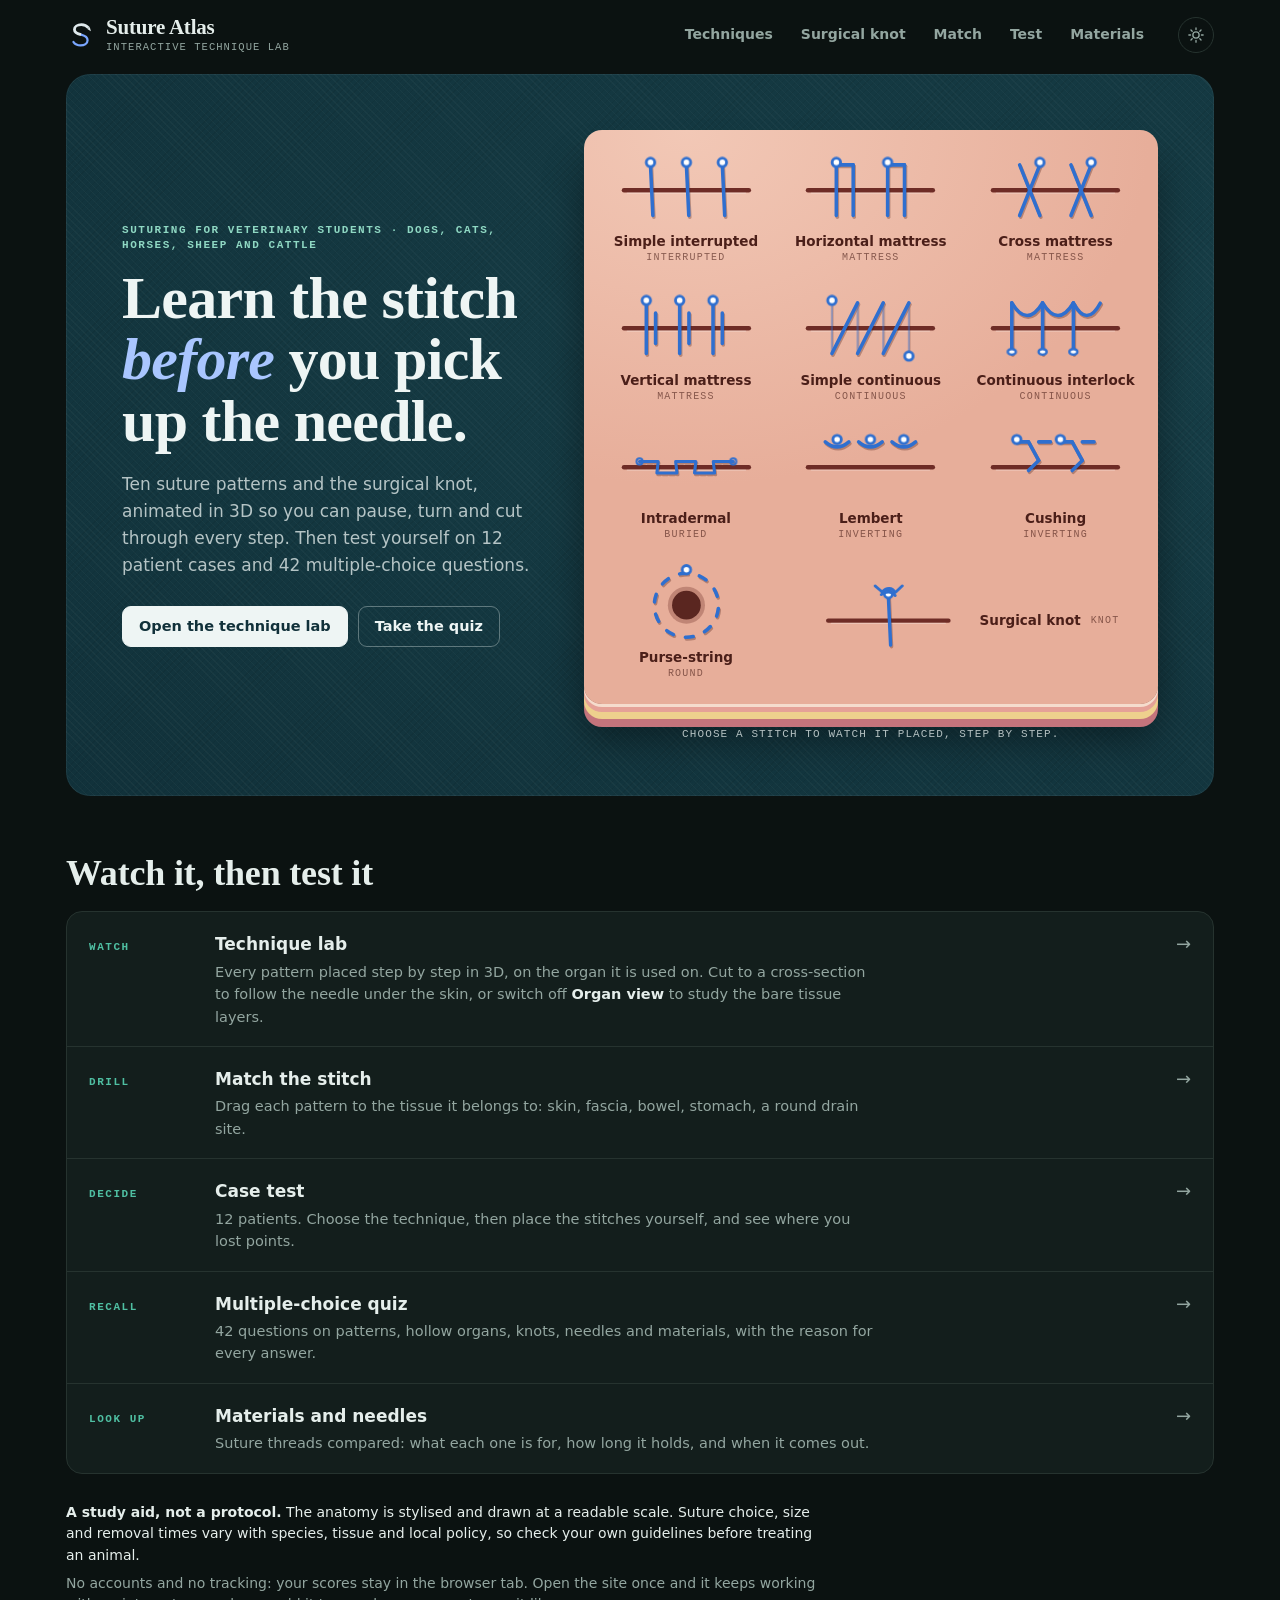
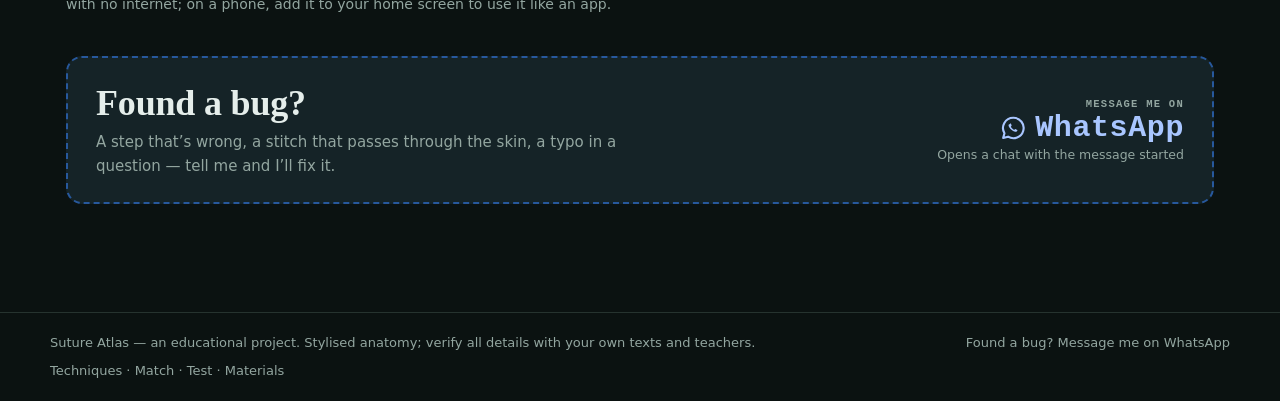
<file: index.html>
<!doctype html>
<html lang="en" data-theme="dark">
<head>
<meta charset="utf-8">
<meta name="viewport" content="width=device-width,initial-scale=1">
<title>Suture Atlas — learn the stitch before you pick up the needle</title>
<meta name="description" content="Ten basic suture patterns and the surgical knot for veterinary students: 3D animations of every step, a matching drill, twelve patient cases and a multiple-choice quiz.">
<link rel="stylesheet" href="assets/site.css">
<link rel="icon" href="assets/favicon.svg" type="image/svg+xml">
<link rel="manifest" href="manifest.webmanifest">
<link rel="apple-touch-icon" href="assets/apple-touch-icon.png">
<meta name="apple-mobile-web-app-title" content="Suture Atlas">
<meta name="theme-color" content="#0b1211">
<script>/* the theme chosen with the header button, applied before the page is drawn: dark unless light was picked */
try{if(localStorage.getItem('suture-theme')==='light'){document.documentElement.dataset.theme='light';document.querySelector('meta[name="theme-color"]').content='#eef2f1'}}catch(e){}</script>
<meta property="og:type" content="website">
<meta property="og:site_name" content="Suture Atlas">
<meta property="og:title" content="Suture Atlas — learn the stitch before you pick up the needle">
<meta property="og:description" content="Ten basic suture patterns and the surgical knot for veterinary students: 3D animations of every step, a matching drill, twelve patient cases and a multiple-choice quiz.">
<meta property="og:url" content="https://suture-atlas.pages.dev/">
<meta property="og:image" content="https://suture-atlas.pages.dev/assets/preview.jpg">
<meta property="og:image:width" content="1200">
<meta property="og:image:height" content="630">
<meta property="og:image:alt" content="Suture Atlas: a practice pad with four suture patterns stitched in blue thread">
<meta name="twitter:card" content="summary_large_image">
</head>
<body class="home">

<header class="top">
  <a class="brand" href="index.html">
    <!-- the mark: an S drawn as a suture, a curved needle that hands on to its thread -->
    <svg class="mark" viewBox="0 0 32 32" aria-hidden="true">
      <path class="thread" d="M16 15.6C19.5 16.5 23 18 23 21.5C23 25 19.5 27 15.5 27C12 27 9.5 25.6 8 23.5"/>
      <path class="needle" d="M24 8.5C22 6 19.5 5 16.5 5C12 5 9 7.2 9 10C9 13.5 13 14.8 16 15.6"/>
      <path class="tip" d="M22.7 9.6L26.6 12L25.3 7.4Z"/>
    </svg>
    <span>Suture Atlas<small>Interactive technique lab</small></span>
  </a>
  <nav class="mainnav">
    <a href="atlas.html">Techniques</a>
    <a href="atlas.html#knot">Surgical knot</a>
    <a href="match.html">Match</a>
    <a href="test.html">Test</a>
    <a href="materials.html">Materials</a>
  </nav>
  <button class="themeBtn" id="themeBtn" type="button" aria-label="Switch to light mode" title="Switch to light mode">
    <svg viewBox="0 0 24 24" aria-hidden="true">
      <g class="sun" fill="none" stroke="currentColor" stroke-width="1.8" stroke-linecap="round"><circle cx="12" cy="12" r="4.2"/><path d="M12 2.5v2.2M12 19.3v2.2M2.5 12h2.2M19.3 12h2.2M5.3 5.3l1.6 1.6M17.1 17.1l1.6 1.6M5.3 18.7l1.6-1.6M17.1 6.9l1.6-1.6"/></g>
      <path class="moon" d="M20 14.5A8.5 8.5 0 0 1 9.5 4a8.5 8.5 0 1 0 10.5 10.5Z" fill="none" stroke="currentColor" stroke-width="1.8" stroke-linejoin="round"/>
    </svg>
  </button>
</header>

<main class="wrap">

  <!-- The hero is a practice pad on a surgical drape: every pattern in the atlas,
       already closed, each one a way into its lesson. -->
  <section class="drape" aria-labelledby="homeTitle">
    <div class="drape-text">
      <p class="eyebrow">Suturing for veterinary students · dogs, cats, horses, sheep and cattle</p>
      <h1 id="homeTitle">Learn the stitch <em>before</em> you pick up the needle.</h1>
      <p class="drape-lede">
        Ten suture patterns and the surgical knot, animated in 3D so you can pause, turn and cut
        through every step. Then test yourself on <span data-n="cases">7</span> patient cases and
        <span data-n="quiz">38</span> multiple-choice questions.
      </p>
      <div class="drape-actions">
        <a class="btn on-drape primary" href="atlas.html">Open the technique lab</a>
        <a class="btn on-drape" href="test.html#quiz">Take the quiz</a>
      </div>
    </div>

    <figure class="padwrap">
      <nav class="pad" id="pad" aria-label="Techniques"></nav>
      <figcaption>Choose a stitch to watch it placed, step by step.</figcaption>
    </figure>
  </section>

  <section class="route-wrap" aria-labelledby="routeTitle">
    <h2 class="serif" id="routeTitle">Watch it, then test it</h2>
    <div class="route">
      <a href="atlas.html">
        <span class="verb">Watch</span>
        <span><strong>Technique lab</strong>
          <span class="d">Every pattern placed step by step in 3D, on the organ it is used on. Cut to a cross-section to follow the needle under the skin, or switch off <b>Organ view</b> to study the bare tissue layers.</span></span>
        <span class="go" aria-hidden="true">→</span>
      </a>
      <a href="match.html">
        <span class="verb">Drill</span>
        <span><strong>Match the stitch</strong>
          <span class="d">Drag each pattern to the tissue it belongs to: skin, fascia, bowel, stomach, a round drain site.</span></span>
        <span class="go" aria-hidden="true">→</span>
      </a>
      <a href="test.html">
        <span class="verb">Decide</span>
        <span><strong>Case test</strong>
          <span class="d"><span data-n="cases">7</span> patients. Choose the technique, then place the stitches yourself, and see where you lost points.</span></span>
        <span class="go" aria-hidden="true">→</span>
      </a>
      <a href="test.html#quiz">
        <span class="verb">Recall</span>
        <span><strong>Multiple-choice quiz</strong>
          <span class="d"><span data-n="quiz">38</span> questions on patterns, hollow organs, knots, needles and materials, with the reason for every answer.</span></span>
        <span class="go" aria-hidden="true">→</span>
      </a>
      <a href="materials.html">
        <span class="verb">Look up</span>
        <span><strong>Materials and needles</strong>
          <span class="d">Suture threads compared: what each one is for, how long it holds, and when it comes out.</span></span>
        <span class="go" aria-hidden="true">→</span>
      </a>
    </div>
  </section>

  <section class="readfirst" aria-label="Before you use the atlas">
    <p><b>A study aid, not a protocol.</b> The anatomy is stylised and drawn at a readable scale. Suture choice, size and removal times vary with species, tissue and local policy, so check your own guidelines before treating an animal.</p>
    <p class="muted">No accounts and no tracking: your scores stay in the browser tab. Open the site once and it keeps working with no internet; on a phone, add it to your home screen to use it like an app.</p>
  </section>

  <section class="bugs" aria-labelledby="bugTitle">
    <div>
      <h2 class="serif" id="bugTitle">Found a bug?</h2>
      <p class="muted">A step that’s wrong, a stitch that passes through the skin, a typo in a question — tell me and I’ll fix it.</p>
    </div>
    <a class="bugs-call" href="#" data-wa target="_blank" rel="noopener">
      <span class="lbl">Message me on</span>
      <span class="num"><svg class="wa" viewBox="0 0 24 24" aria-hidden="true"><path d="M12 3.2a8.6 8.6 0 0 0-7.4 13l-1.1 4 4.1-1.1A8.6 8.6 0 1 0 12 3.2Z" fill="none" stroke="currentColor" stroke-width="1.8" stroke-linejoin="round"/><path d="M9 8.6c.3-.6.7-.6 1-.6l.6 1.5c.1.3 0 .5-.2.7l-.4.5c.6 1.2 1.6 2.1 2.8 2.7l.5-.5c.2-.2.4-.2.7-.1l1.5.7c0 .4 0 .9-.6 1.2-.6.4-1.6.4-3.3-.6-1.6-1-2.8-2.4-3.4-3.8-.3-.8-.1-1.4.4-1.7Z" fill="currentColor"/></svg>WhatsApp</span>
      <span class="lbl">Opens a chat with the message started</span>
    </a>
  </section>

</main>

<footer class="foot">
  <div class="in">
    <span>Suture Atlas — an educational project. Stylised anatomy; verify all details with your own texts and teachers.</span>
    <span>Found a bug? Message me on <a href="#" data-wa target="_blank" rel="noopener">WhatsApp</a></span>
    <span><a href="atlas.html">Techniques</a> · <a href="match.html">Match</a> · <a href="test.html">Test</a> · <a href="materials.html">Materials</a></span>
  </div>
</footer>

<script src="assets/data.js"></script>
<script src="assets/stitch.js"></script>
<script>
(function () {
  'use strict';
  const D = window.SUTURE, S = window.StitchSVG, el = S.el;
  document.querySelectorAll('[data-n="quiz"]').forEach(n => { n.textContent = (D.QUIZ || []).length; });
  document.querySelectorAll('[data-n="cases"]').forEach(n => { n.textContent = (D.CASES || []).length; });

  /* where each pattern's stitches cross its incision, 0..1 along it */
  const AT = {
    interrupted: [0.22, 0.5, 0.78], horizontal: [0.3, 0.7], cross: [0.3, 0.7], vertical: [0.24, 0.5, 0.76], continuous: [0.2, 0.4, 0.6, 0.8],
    interlock: [0.16, 0.4, 0.64], intradermal: [0.24, 0.5, 0.76], lembert: [0.24, 0.5, 0.76], cushing: [0.33, 0.67], purse: [0.5]
  };
  /* One incision in the pad, closed with the technique's own pattern: a dark cut,
     the thread's shadow on the silicone, then the thread itself, sewn in on load. */
  function tile(svg, t, n) {
    svg.setAttribute('viewBox', '0 12 100 50');
    svg.setAttribute('aria-hidden', 'true');
    const kind = t.id === 'knot' ? 'interrupted' : t.draw;
    const at = t.id === 'knot' ? [0.5] : (AT[kind] || [0.5]);
    const g = el('g');
    if (kind === 'purse') {
      g.appendChild(el('circle', { cx: 50, cy: 37, r: 11, fill: '#7a3a33', opacity: 0.35 }));
      g.appendChild(el('circle', { cx: 50, cy: 37, r: 8.5, fill: '#5a2620' }));
    } else {
      g.appendChild(el('path', { d: 'M13 37 L87 37', stroke: '#6e2c26', 'stroke-width': 2.6, 'stroke-linecap': 'round', fill: 'none' }));
      g.appendChild(el('path', { d: 'M15 38.7 L85 38.7', stroke: '#fff', 'stroke-opacity': 0.28, 'stroke-width': 0.8, 'stroke-linecap': 'round', fill: 'none' }));
    }
    const sh = el('g', { transform: 'translate(.6 1)', opacity: 0.32 });
    S.pattern(sh, kind, at, { colour: '#4a1d16' });
    sh.querySelectorAll('circle,ellipse').forEach(c => c.remove());
    g.appendChild(sh);
    const th = el('g');
    S.pattern(th, kind, at);
    let k = 0;
    th.querySelectorAll('path').forEach(p => {
      p.setAttribute('pathLength', '1');
      p.setAttribute('class', 'sew');
      p.style.setProperty('--d', (0.25 + n * 0.11 + k++ * 0.07).toFixed(2) + 's');
    });
    th.querySelectorAll('circle,ellipse').forEach(c => {
      c.setAttribute('class', 'tie');
      c.style.setProperty('--d', (0.25 + n * 0.11 + k * 0.07).toFixed(2) + 's');
    });
    if (t.id === 'knot') {
      /* the knot tile shows the knot itself: two throws and the two cut tails */
      const knot = el('g', { class: 'tie', style: '--d:' + (0.25 + n * 0.11 + 0.3).toFixed(2) + 's' });
      knot.appendChild(el('path', { d: 'M46 19.5c2.6-3.2 6.6-3.2 8 0M45.6 21c3-2.2 6.8-2 8.6.6', fill: 'none', stroke: '#2f6fcf', 'stroke-width': 1.7, 'stroke-linecap': 'round' }));
      knot.appendChild(el('path', { d: 'M46.2 19.4l-4.4-3.8M54.4 19.6l4.2-4', fill: 'none', stroke: '#2f6fcf', 'stroke-width': 1.7, 'stroke-linecap': 'round' }));
      th.appendChild(knot);
    }
    g.appendChild(th);
    svg.appendChild(g);
  }

  const pad = document.getElementById('pad');
  D.TECHNIQUES.forEach((t, n) => {
    const a = document.createElement('a');
    a.href = 'atlas.html#' + t.id;
    a.innerHTML = '<svg></svg><span class="nm">' + t.name + '</span><span class="gp">' + t.group + '</span>';
    pad.appendChild(a);
    tile(a.querySelector('svg'), t, n);
  });
})();
</script>
<script src="assets/site.js"></script>
</body>
</html>
</file>
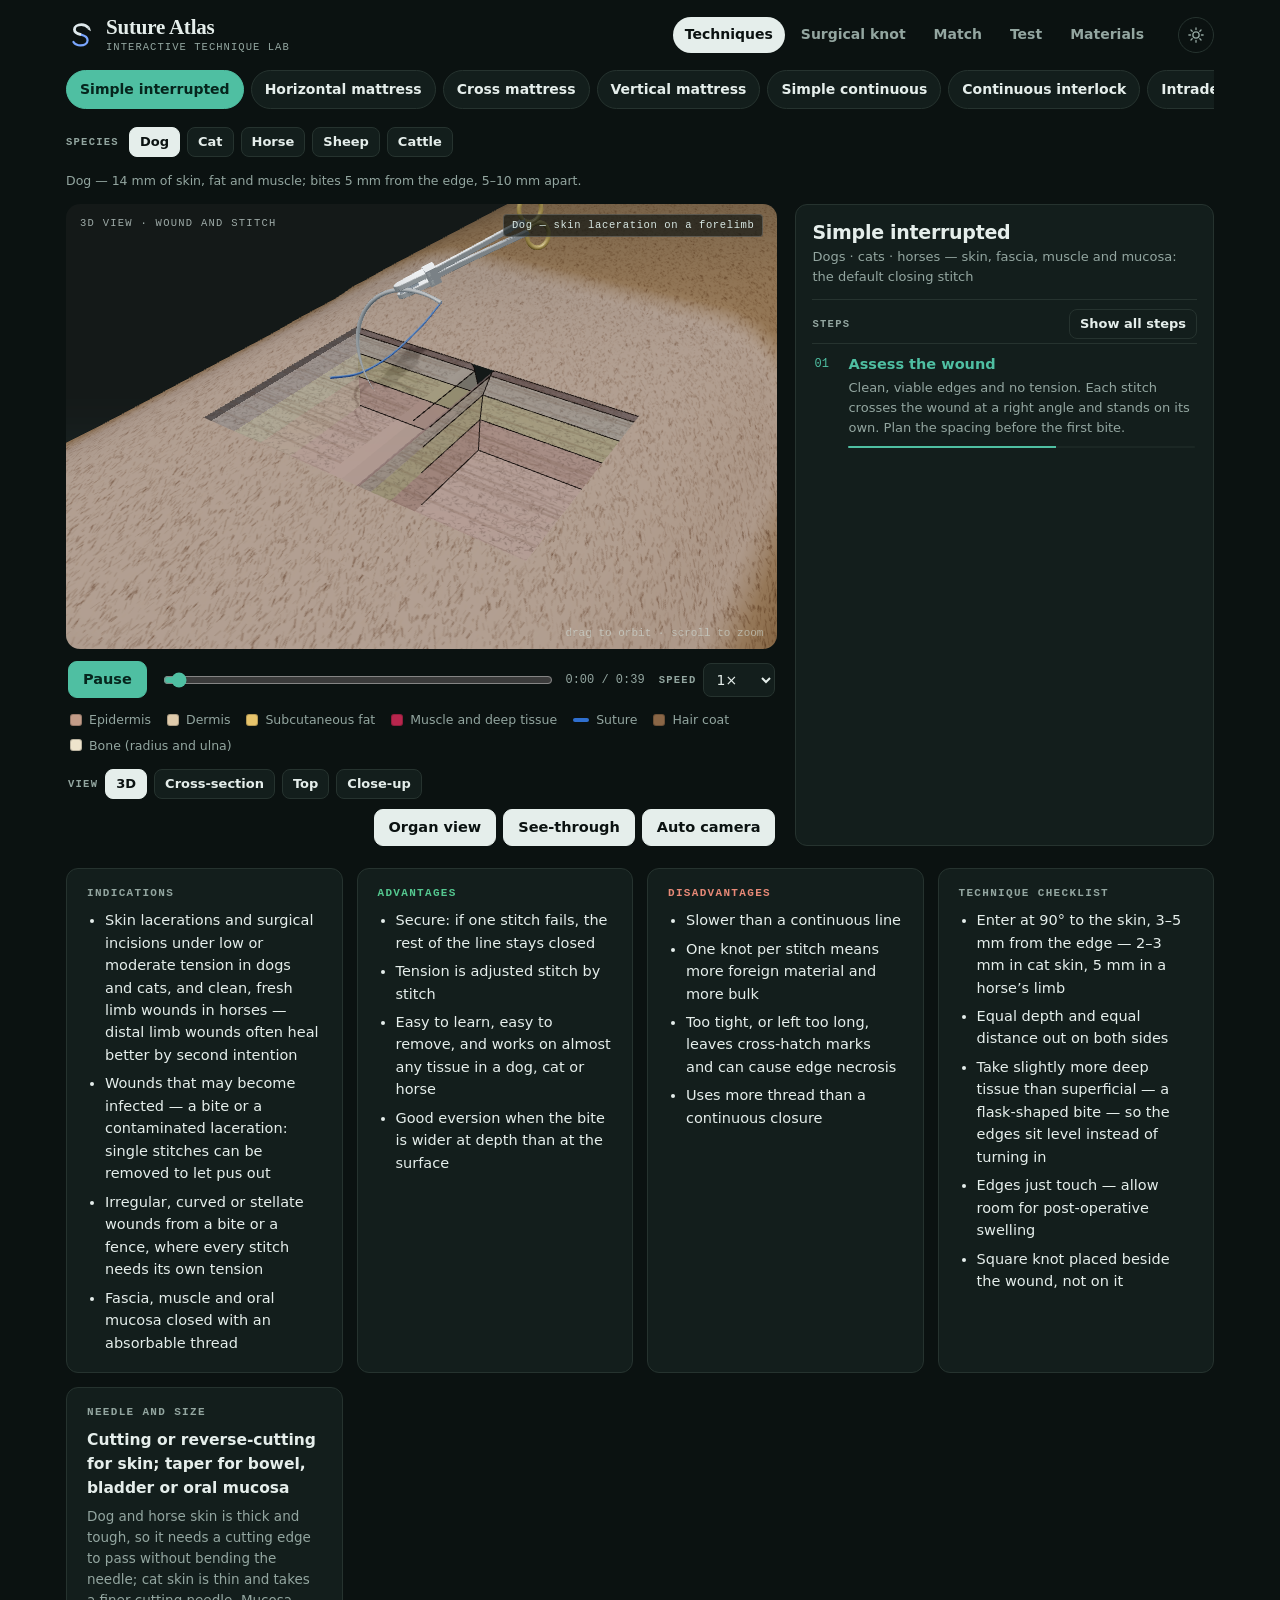
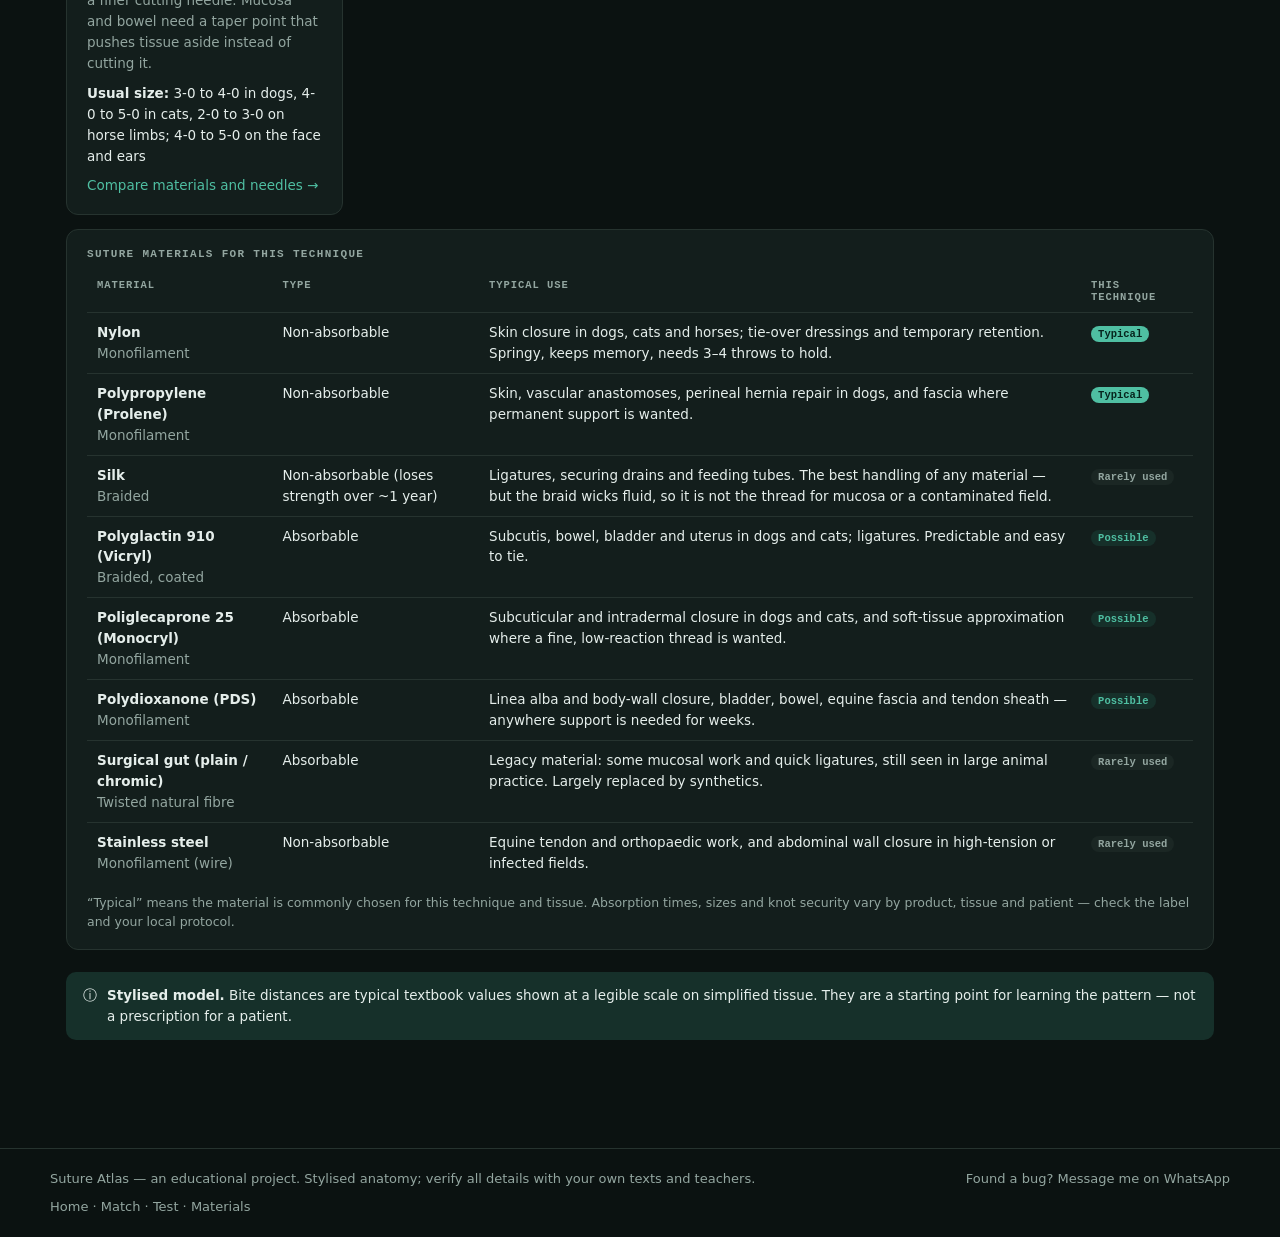
<file: atlas.html>
<!doctype html>
<html lang="en" data-theme="dark">
<head>
<meta charset="utf-8">
<meta name="viewport" content="width=device-width,initial-scale=1">
<title>Technique lab — Suture Atlas</title>
<meta name="description" content="Ten suturing techniques and the instrument-tied surgical knot as interactive 3D models: needle path, tissue layers, throws, indications, pros and cons.">
<link rel="stylesheet" href="assets/site.css">
<link rel="icon" href="assets/favicon.svg" type="image/svg+xml">
<link rel="manifest" href="manifest.webmanifest">
<link rel="apple-touch-icon" href="assets/apple-touch-icon.png">
<meta name="apple-mobile-web-app-title" content="Suture Atlas">
<meta name="theme-color" content="#0b1211">
<script>/* the theme chosen with the header button, applied before the page is drawn: dark unless light was picked */
try{if(localStorage.getItem('suture-theme')==='light'){document.documentElement.dataset.theme='light';document.querySelector('meta[name="theme-color"]').content='#eef2f1'}}catch(e){}</script>
<meta property="og:type" content="website">
<meta property="og:site_name" content="Suture Atlas">
<meta property="og:title" content="Technique lab — Suture Atlas">
<meta property="og:description" content="Ten suturing techniques and the instrument-tied surgical knot as interactive 3D models: needle path, tissue layers, throws, indications, pros and cons.">
<meta property="og:url" content="https://suture-atlas.pages.dev/atlas">
<meta property="og:image" content="https://suture-atlas.pages.dev/assets/preview.jpg">
<meta property="og:image:width" content="1200">
<meta property="og:image:height" content="630">
<meta property="og:image:alt" content="Suture Atlas: a practice pad with four suture patterns stitched in blue thread">
<meta name="twitter:card" content="summary_large_image">
</head>
<body>

<header class="top">
  <a class="brand" href="index.html">
    <!-- the mark: an S drawn as a suture, a curved needle that hands on to its thread -->
    <svg class="mark" viewBox="0 0 32 32" aria-hidden="true">
      <path class="thread" d="M16 15.6C19.5 16.5 23 18 23 21.5C23 25 19.5 27 15.5 27C12 27 9.5 25.6 8 23.5"/>
      <path class="needle" d="M24 8.5C22 6 19.5 5 16.5 5C12 5 9 7.2 9 10C9 13.5 13 14.8 16 15.6"/>
      <path class="tip" d="M22.7 9.6L26.6 12L25.3 7.4Z"/>
    </svg>
    <span>Suture Atlas<small>Interactive technique lab</small></span>
  </a>
  <nav class="mainnav">
    <a href="atlas.html">Techniques</a>
    <a href="atlas.html#knot">Surgical knot</a>
    <a href="match.html">Match</a>
    <a href="test.html">Test</a>
    <a href="materials.html">Materials</a>
  </nav>
  <button class="themeBtn" id="themeBtn" type="button" aria-label="Switch to light mode" title="Switch to light mode">
    <svg viewBox="0 0 24 24" aria-hidden="true">
      <g class="sun" fill="none" stroke="currentColor" stroke-width="1.8" stroke-linecap="round"><circle cx="12" cy="12" r="4.2"/><path d="M12 2.5v2.2M12 19.3v2.2M2.5 12h2.2M19.3 12h2.2M5.3 5.3l1.6 1.6M17.1 17.1l1.6 1.6M5.3 18.7l1.6-1.6M17.1 6.9l1.6-1.6"/></g>
      <path class="moon" d="M20 14.5A8.5 8.5 0 0 1 9.5 4a8.5 8.5 0 1 0 10.5 10.5Z" fill="none" stroke="currentColor" stroke-width="1.8" stroke-linejoin="round"/>
    </svg>
  </button>
</header>

<main class="wrap">

  <div class="tabs" id="techTabs" role="tablist" aria-label="Technique"></div>

  <div class="species" id="speciesBar" role="group" aria-label="Species preset">
    <span class="lbl">Species</span>
  </div>
  <p class="note speciesNote" id="speciesNote"></p>

  <section class="lab techLab">
    <div>
      <div class="stage" id="stage">
        <div class="hud" id="hud"></div>
        <div class="hint">drag to orbit · scroll to zoom</div>
        <div class="siteTag" id="siteTag" hidden></div>
        <div class="ann-layer" id="annLayer"></div>
      </div>

      <div class="controls">
        <button class="btn primary" id="playBtn">Play</button>
        <div class="seek">
          <input type="range" id="seek" min="0" max="1000" value="0" aria-label="Timeline">
          <span class="time" id="time">0:00 / 0:00</span>
        </div>
        <div class="row"><span class="lbl">Speed</span>
          <select id="speed" aria-label="Playback speed">
            <option value="0.5">0.5×</option>
            <option value="1" selected>1×</option>
            <option value="1.5">1.5×</option>
            <option value="2">2×</option>
          </select>
        </div>
        <div class="legend" id="legend"></div>
      </div>

      <div class="controls">
        <div class="row" id="views"><span class="lbl">View</span></div>
        <div class="row" style="margin-left:auto">
          <button class="btn" id="ctxBtn" aria-pressed="true" title="Show the stitch on the organ it is used on; switch off to see the plain tissue block">Organ view</button>
          <button class="btn" id="seeBtn" aria-pressed="true" title="Show the tissue layers through the surface">See-through</button>
          <button class="btn" id="autoBtn" aria-pressed="true" title="The camera moves to the plane that explains each step">Auto camera</button>
        </div>
        <div class="row siteVar" id="siteVar" role="group" aria-label="Site" hidden></div>
      </div>

    </div>

    <!-- beside the player on a wide screen, the height of the player; under it on a narrow one -->
    <aside class="rail labRail">
      <div class="railIn">
        <h2 id="techName"></h2>
        <p class="tag" id="techTag"></p>
        <div class="stepPanel">
          <div class="head">
            <span class="lbl">Steps</span>
            <button class="btn sm" id="stepsBtn" aria-pressed="false" title="Show every step of this technique, not only the ones reached so far">Show all steps</button>
          </div>
          <ol class="steps" id="stepList"></ol>
        </div>
      </div>
    </aside>
  </section>

  <section class="info" id="info"></section>

  <div class="banner" style="margin-top:22px">
    <span aria-hidden="true">ⓘ</span>
    <span><b>Stylised model.</b> Bite distances are typical textbook values shown at a legible scale on simplified tissue. They are a starting point for learning the pattern — not a prescription for a patient.</span>
  </div>

</main>

<footer class="foot">
  <div class="in">
    <span>Suture Atlas — an educational project. Stylised anatomy; verify all details with your own texts and teachers.</span>
    <span>Found a bug? Message me on <a href="#" data-wa target="_blank" rel="noopener">WhatsApp</a></span>
    <span><a href="index.html">Home</a> · <a href="match.html">Match</a> · <a href="test.html">Test</a> · <a href="materials.html">Materials</a></span>
  </div>
</footer>

<!-- three.js r128, kept in the site so the 3D lab works offline -->
<script src="assets/three.min.js"></script>
<script src="assets/data.js"></script>
<script src="assets/stitch.js"></script>
<script src="assets/engine.js"></script>
<script src="assets/context.js"></script>
<script src="assets/atlas.js"></script>
<script src="assets/site.js"></script>
</body>
</html>
</file>
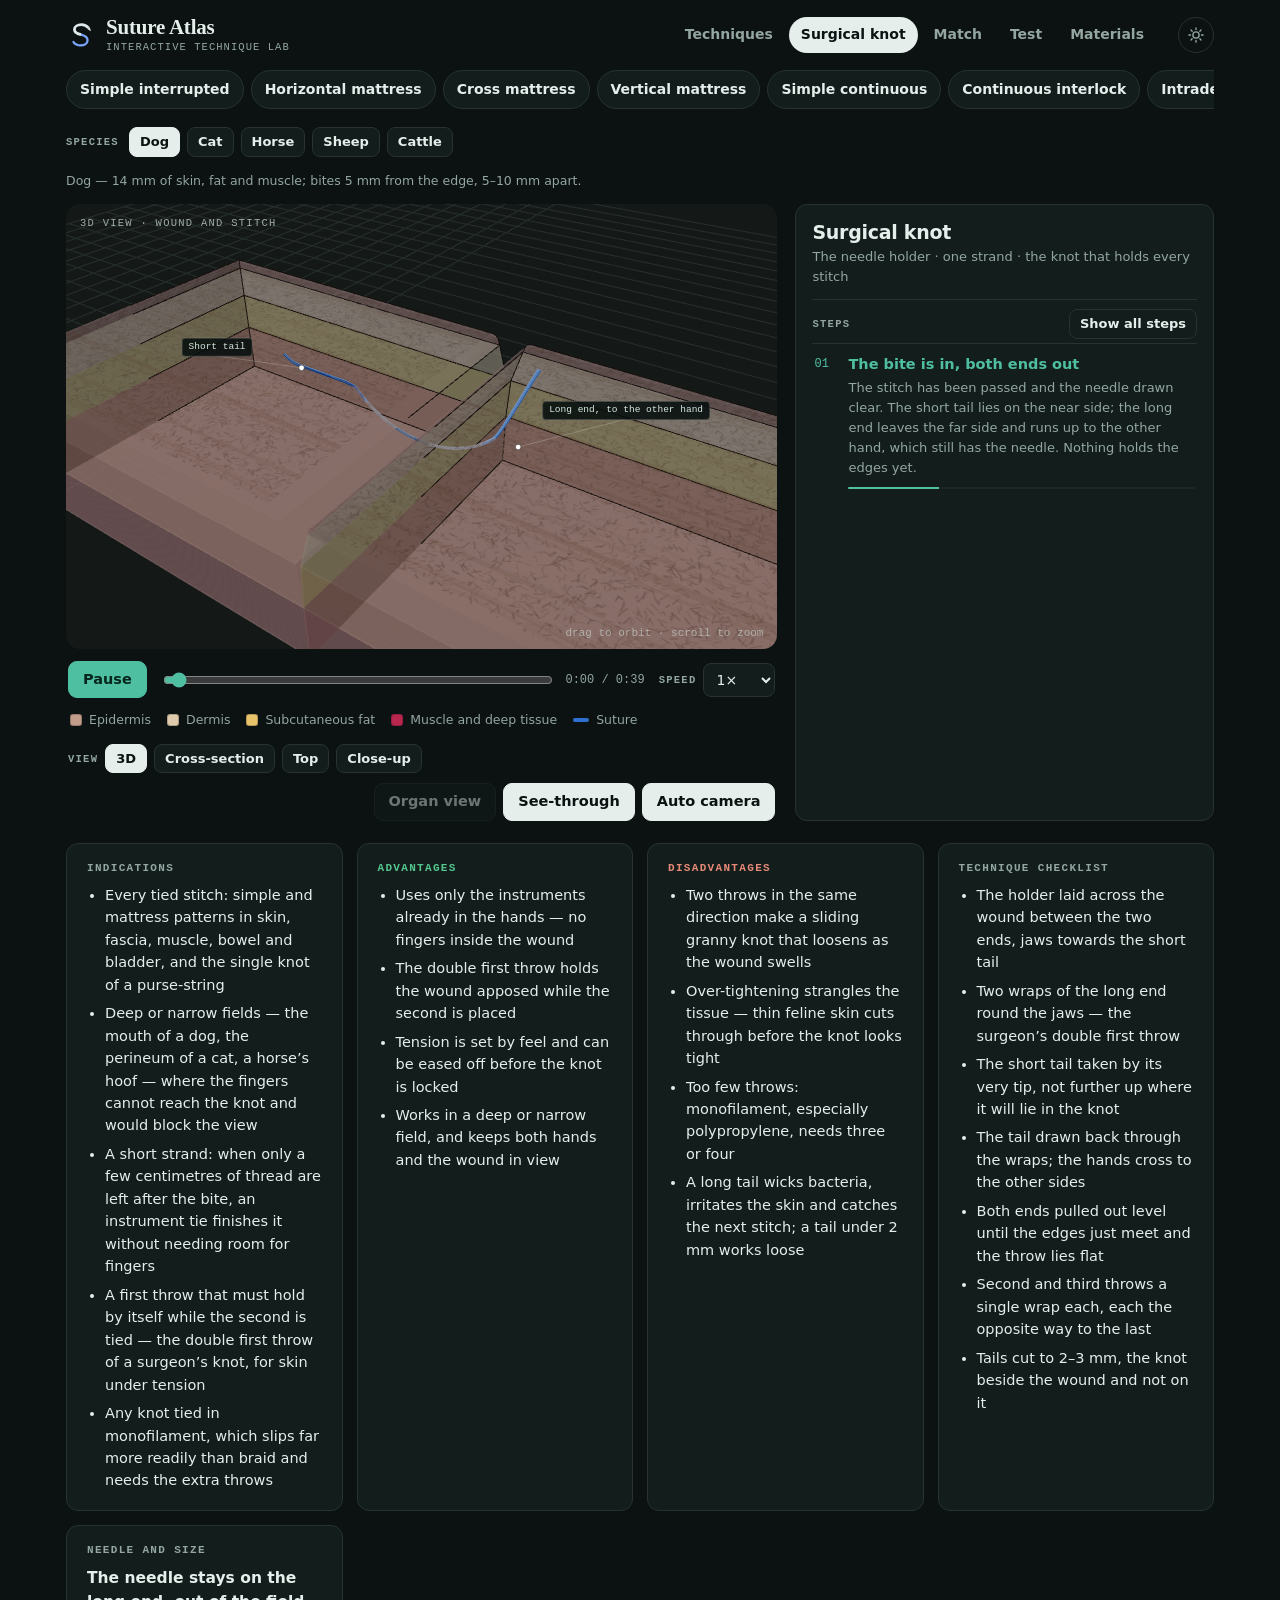
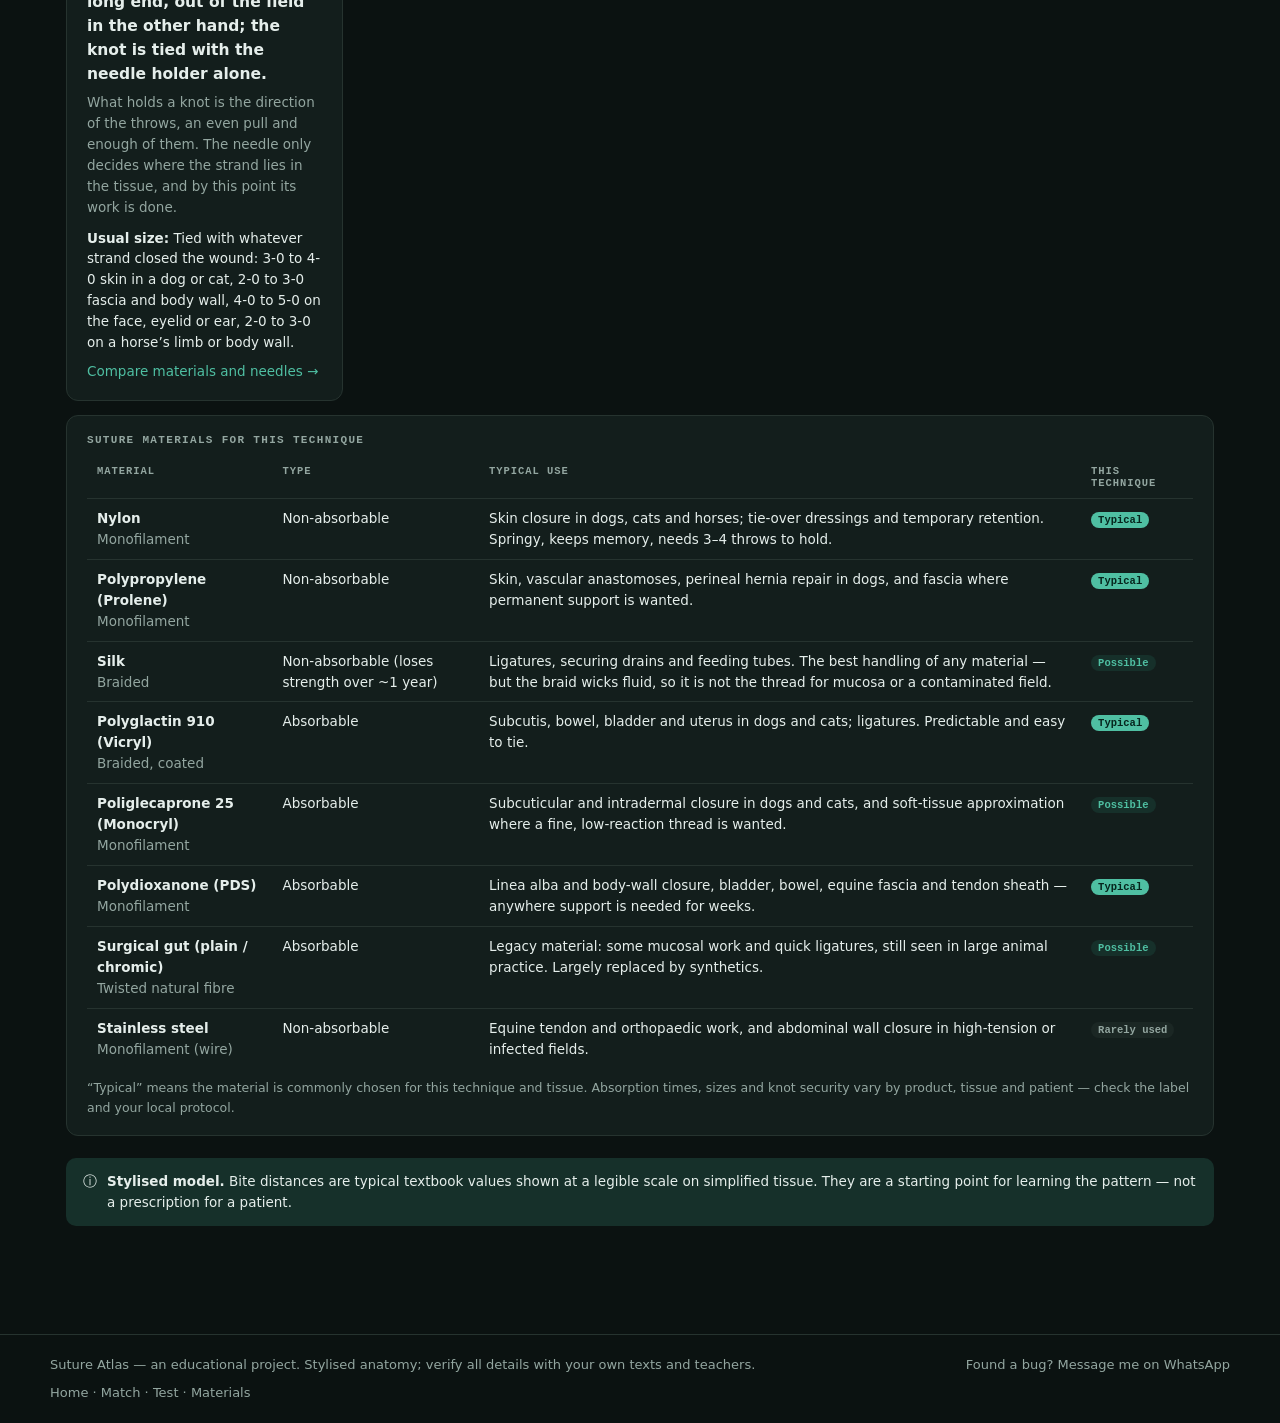
<file: knot.html>
<!doctype html>
<html lang="en" data-theme="dark">
<head>
<meta charset="utf-8">
<meta name="viewport" content="width=device-width,initial-scale=1">
<title>Surgical knot — Suture Atlas</title>
<!-- The separate knot lesson has been retired: the surgical knot is a tab of the
     technique lab. Old links and bookmarks land there. -->
<meta http-equiv="refresh" content="0; url=atlas.html#knot">
<link rel="canonical" href="atlas.html#knot">
<link rel="stylesheet" href="assets/site.css">
<link rel="icon" href="assets/favicon.svg" type="image/svg+xml">
<script>location.replace('atlas.html#knot');</script>
</head>
<body>
<main class="wrap narrow" style="padding-top:40px">
  <p>The surgical knot is now in the technique lab: <a href="atlas.html#knot">open the surgical knot</a>.</p>
</main>
</body>
</html>
</file>
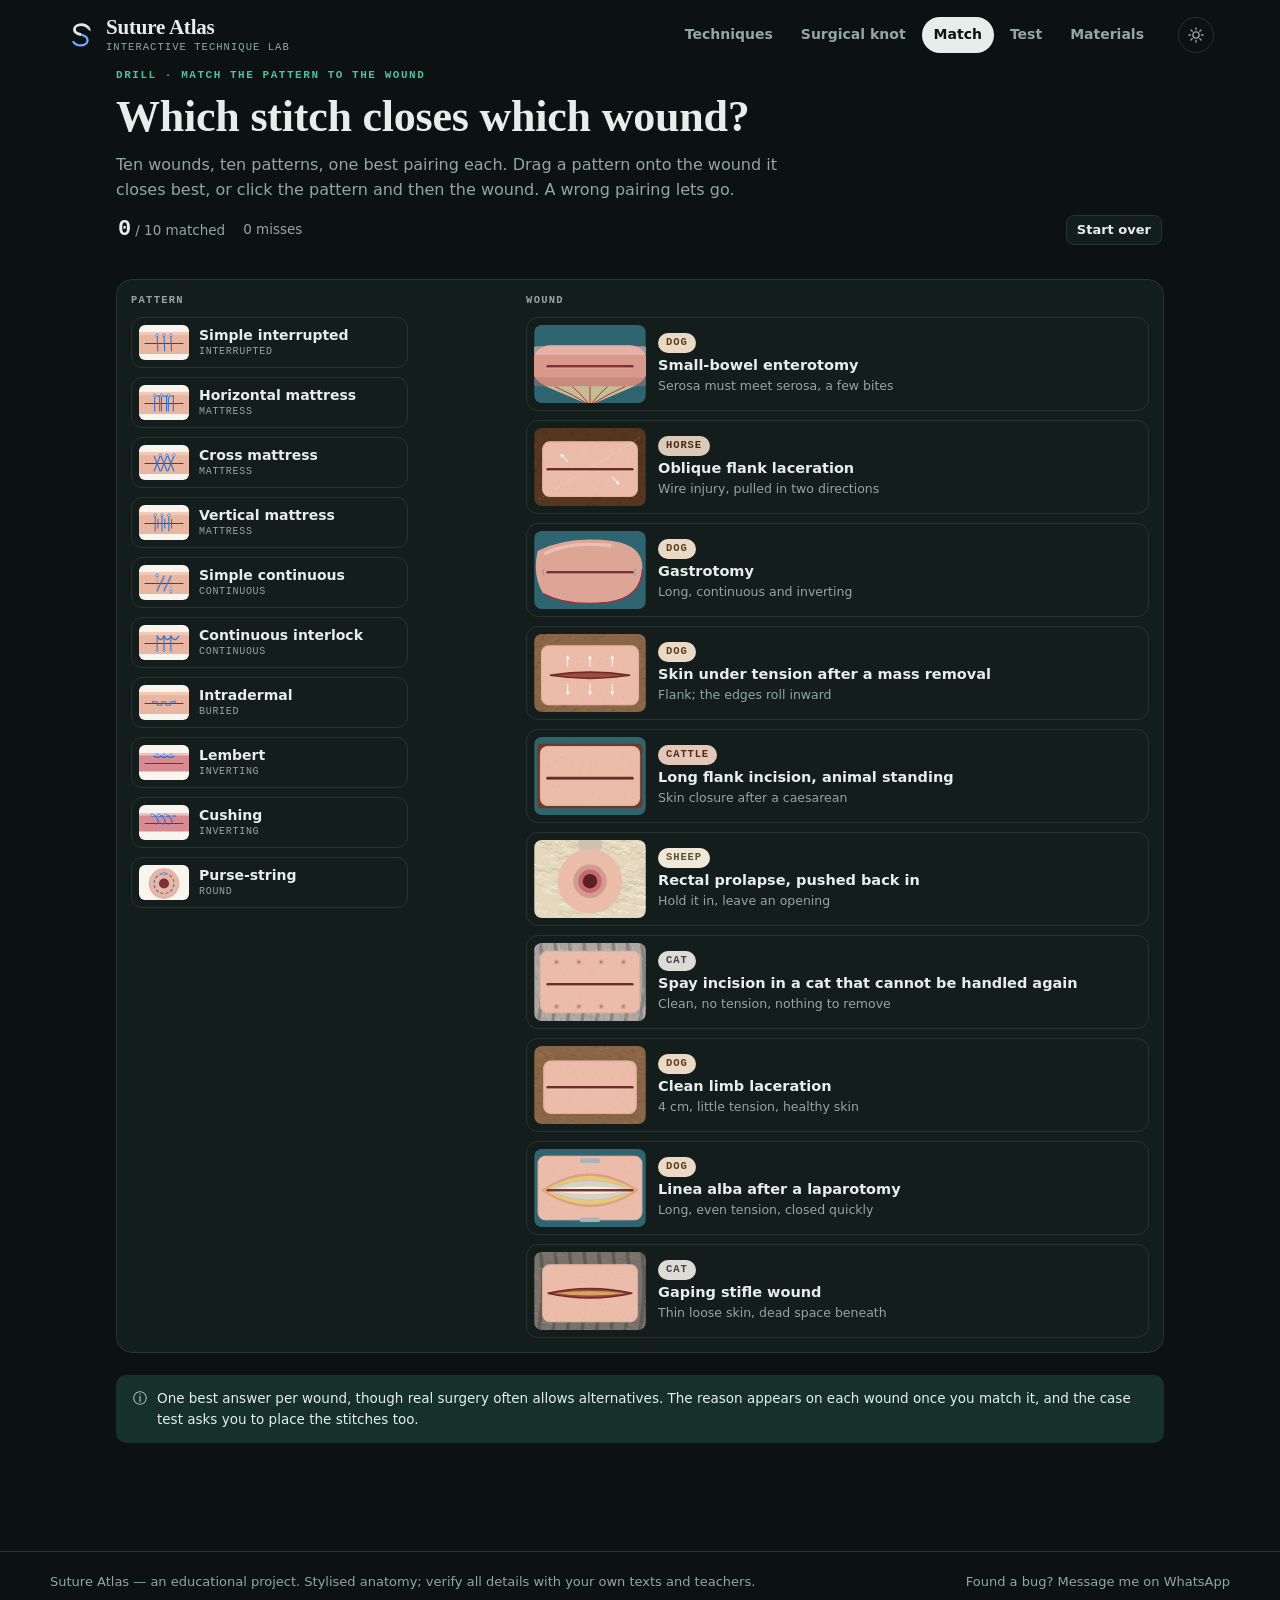
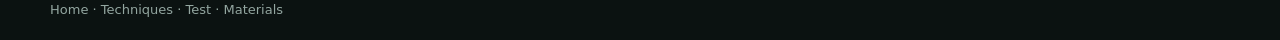
<file: match.html>
<!doctype html>
<html lang="en" data-theme="dark">
<head>
<meta charset="utf-8">
<meta name="viewport" content="width=device-width,initial-scale=1">
<title>Match the stitch — Suture Atlas</title>
<meta name="description" content="Match each of ten suture patterns to the wound it closes best, in dogs, cats, a horse, sheep and cattle.">
<link rel="stylesheet" href="assets/site.css">
<link rel="icon" href="assets/favicon.svg" type="image/svg+xml">
<link rel="manifest" href="manifest.webmanifest">
<link rel="apple-touch-icon" href="assets/apple-touch-icon.png">
<meta name="apple-mobile-web-app-title" content="Suture Atlas">
<meta name="theme-color" content="#0b1211">
<script>/* the theme chosen with the header button, applied before the page is drawn: dark unless light was picked */
try{if(localStorage.getItem('suture-theme')==='light'){document.documentElement.dataset.theme='light';document.querySelector('meta[name="theme-color"]').content='#eef2f1'}}catch(e){}</script>
<meta property="og:type" content="website">
<meta property="og:site_name" content="Suture Atlas">
<meta property="og:title" content="Match the stitch — Suture Atlas">
<meta property="og:description" content="Match each of ten suture patterns to the wound it closes best, in dogs, cats, a horse, sheep and cattle.">
<meta property="og:url" content="https://suture-atlas.pages.dev/match">
<meta property="og:image" content="https://suture-atlas.pages.dev/assets/preview.jpg">
<meta property="og:image:width" content="1200">
<meta property="og:image:height" content="630">
<meta property="og:image:alt" content="Suture Atlas: a practice pad with four suture patterns stitched in blue thread">
<meta name="twitter:card" content="summary_large_image">
</head>
<body>

<header class="top">
  <a class="brand" href="index.html">
    <!-- the mark: an S drawn as a suture, a curved needle that hands on to its thread -->
    <svg class="mark" viewBox="0 0 32 32" aria-hidden="true">
      <path class="thread" d="M16 15.6C19.5 16.5 23 18 23 21.5C23 25 19.5 27 15.5 27C12 27 9.5 25.6 8 23.5"/>
      <path class="needle" d="M24 8.5C22 6 19.5 5 16.5 5C12 5 9 7.2 9 10C9 13.5 13 14.8 16 15.6"/>
      <path class="tip" d="M22.7 9.6L26.6 12L25.3 7.4Z"/>
    </svg>
    <span>Suture Atlas<small>Interactive technique lab</small></span>
  </a>
  <nav class="mainnav">
    <a href="atlas.html">Techniques</a>
    <a href="atlas.html#knot">Surgical knot</a>
    <a href="match.html" aria-current="page">Match</a>
    <a href="test.html">Test</a>
    <a href="materials.html">Materials</a>
  </nav>
  <button class="themeBtn" id="themeBtn" type="button" aria-label="Switch to light mode" title="Switch to light mode">
    <svg viewBox="0 0 24 24" aria-hidden="true">
      <g class="sun" fill="none" stroke="currentColor" stroke-width="1.8" stroke-linecap="round"><circle cx="12" cy="12" r="4.2"/><path d="M12 2.5v2.2M12 19.3v2.2M2.5 12h2.2M19.3 12h2.2M5.3 5.3l1.6 1.6M17.1 17.1l1.6 1.6M5.3 18.7l1.6-1.6M17.1 6.9l1.6-1.6"/></g>
      <path class="moon" d="M20 14.5A8.5 8.5 0 0 1 9.5 4a8.5 8.5 0 1 0 10.5 10.5Z" fill="none" stroke="currentColor" stroke-width="1.8" stroke-linejoin="round"/>
    </svg>
  </button>
</header>

<main class="wrap" style="max-width:1080px">
  <p class="eyebrow">Drill · match the pattern to the wound</p>
  <h1 class="serif matchTitle">Which stitch closes which wound?</h1>
  <p class="lede" style="margin-top:12px;font-size:16px">
    Ten wounds, ten patterns, one best pairing each. Drag a pattern onto the wound it closes best,
    or click the pattern and then the wound. A wrong pairing lets go.
  </p>

  <div class="scorebar">
    <span><b class="big" id="scoreNum">0</b> <span class="muted small">/ <span id="scoreMax">10</span> matched</span></span>
    <span class="muted small" id="missNum">0 misses</span>
    <span style="margin-left:auto"><button class="btn sm" id="resetBtn">Start over</button></span>
  </div>

  <p class="small matchFeedback" id="feedback" aria-live="polite"></p>

  <div class="match-board" id="board">
    <svg class="wires" id="wires" aria-hidden="true"></svg>
    <div class="match-col" id="sutureCol"><h3>Pattern</h3></div>
    <div class="wire"></div>
    <div class="match-col" id="siteCol"><h3>Wound</h3></div>
  </div>

  <div id="donePanel" hidden style="margin-top:22px">
    <div class="card matchDone">
      <p class="eyebrow">All matched</p>
      <h2 class="serif" id="doneTitle"></h2>
      <p class="small muted" id="doneText" style="margin-top:6px"></p>
      <ol class="caseList" id="doneList"></ol>
      <div class="caseBtns">
        <a class="btn primary" href="test.html">Now try the case test →</a>
        <button class="btn" id="againBtn">Match them again</button>
        <a class="btn" href="atlas.html">Back to the technique lab</a>
      </div>
    </div>
  </div>

  <div class="banner" style="margin-top:22px">
    <span aria-hidden="true">ⓘ</span>
    <span>One best answer per wound, though real surgery often allows alternatives. The reason appears on each wound once you match it, and the case test asks you to place the stitches too.</span>
  </div>
</main>

<footer class="foot">
  <div class="in">
    <span>Suture Atlas — an educational project. Stylised anatomy; verify all details with your own texts and teachers.</span>
    <span>Found a bug? Message me on <a href="#" data-wa target="_blank" rel="noopener">WhatsApp</a></span>
    <span><a href="index.html">Home</a> · <a href="atlas.html">Techniques</a> · <a href="test.html">Test</a> · <a href="materials.html">Materials</a></span>
  </div>
</footer>

<script src="assets/data.js"></script>
<script src="assets/stitch.js"></script>
<script src="assets/scenes.js"></script>
<script src="assets/match.js"></script>
<script src="assets/site.js"></script>
</body>
</html>
</file>
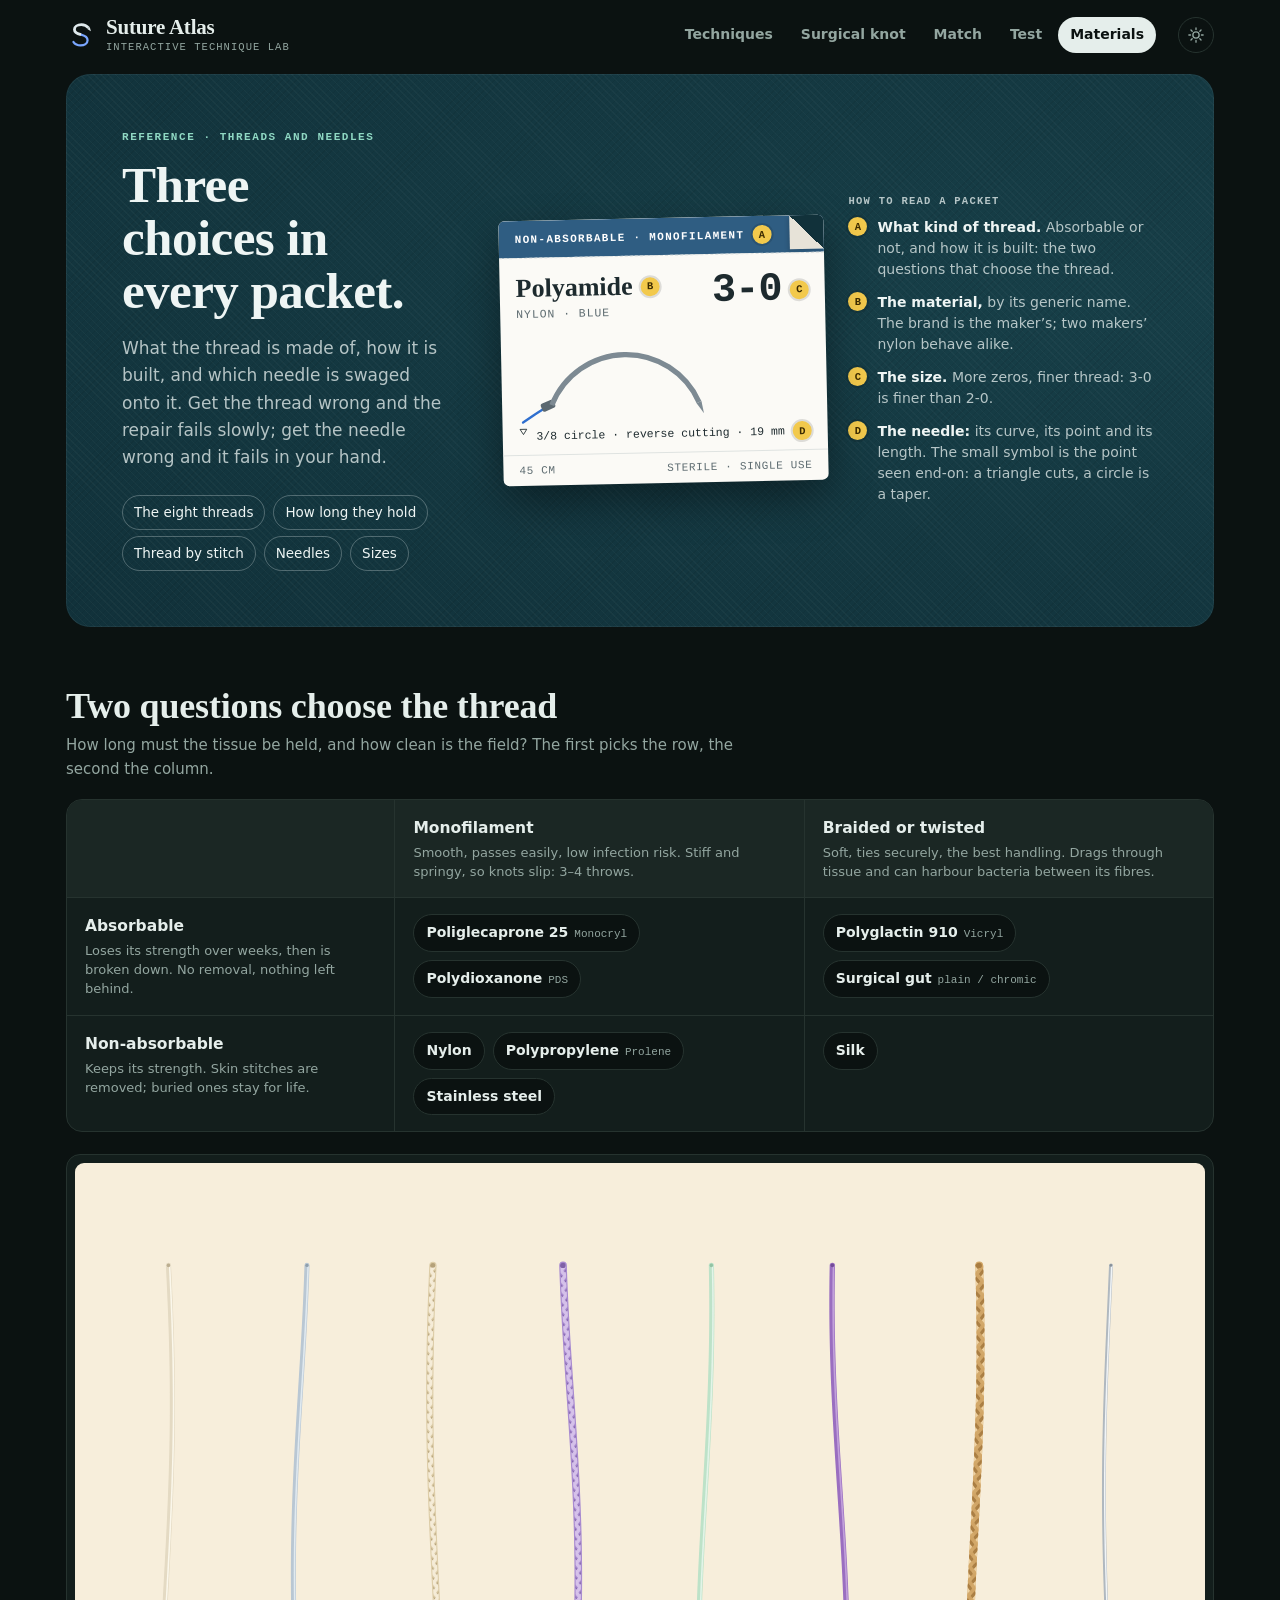
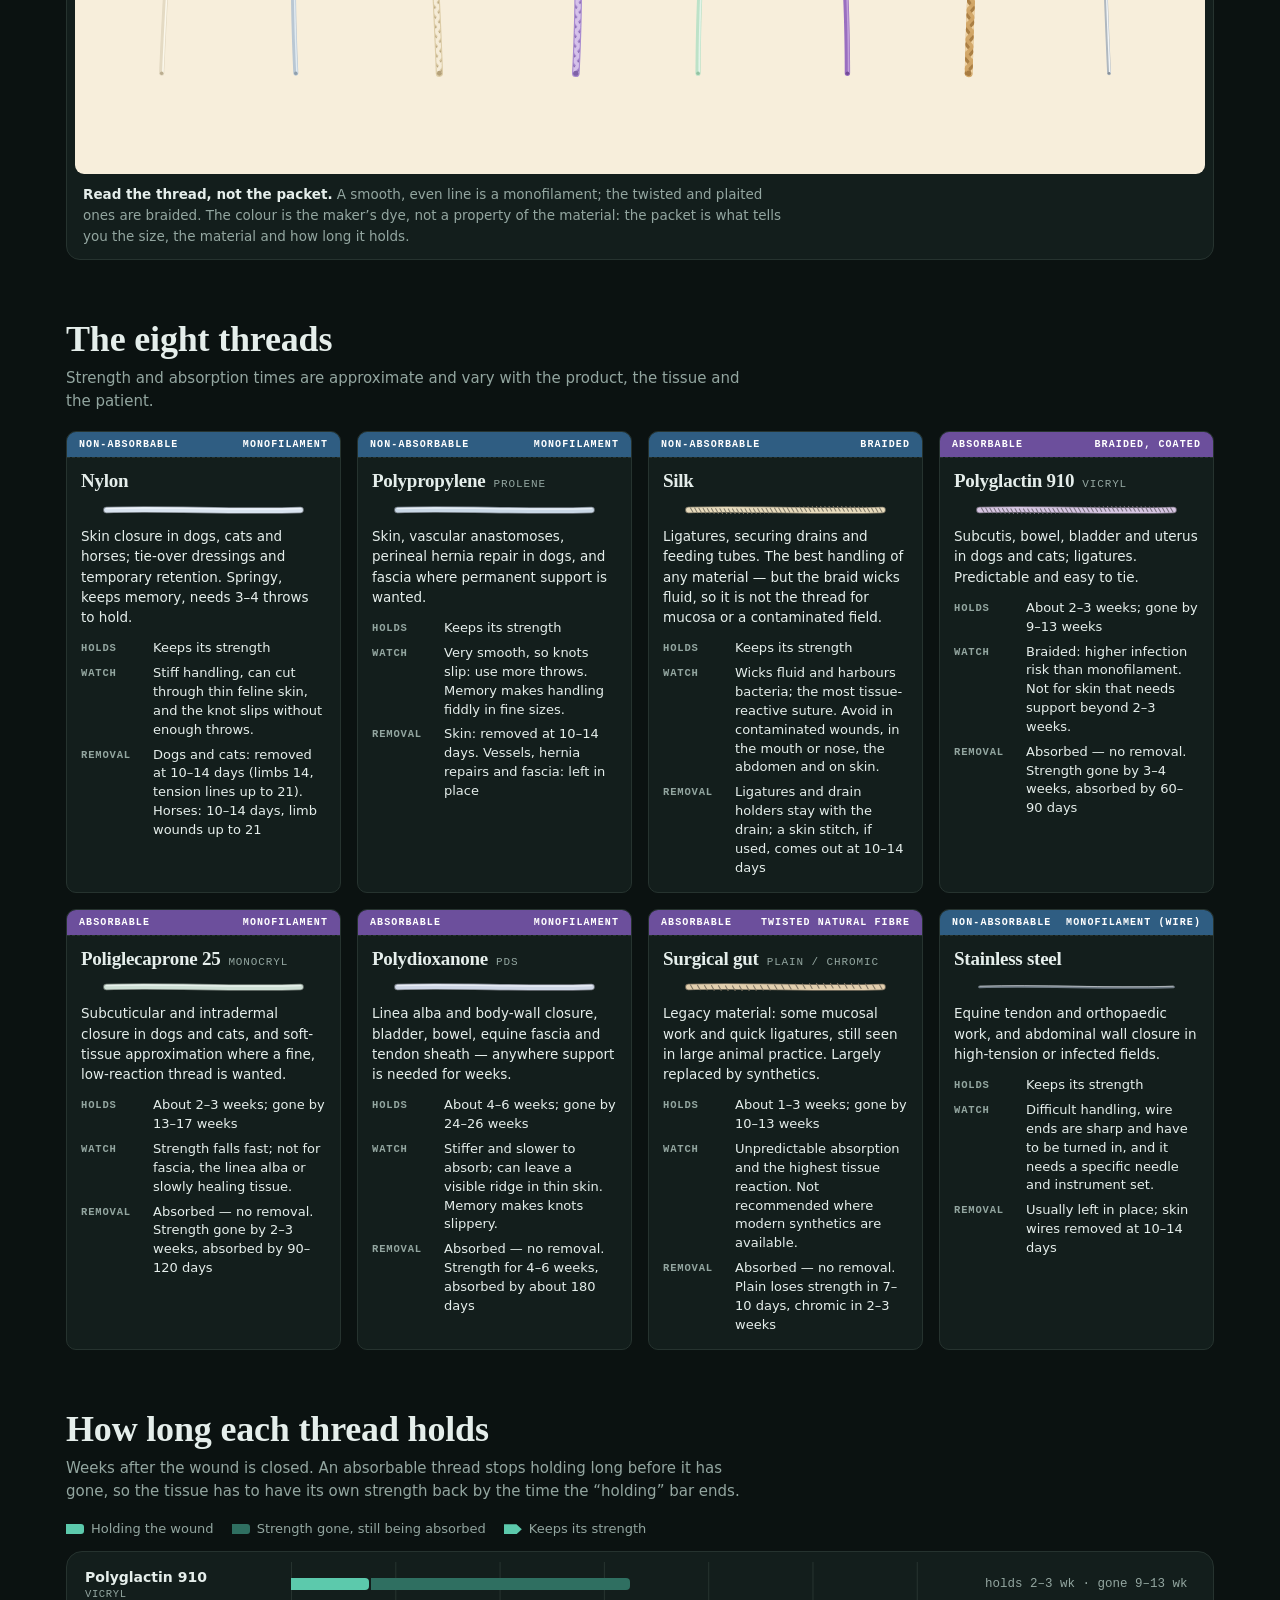
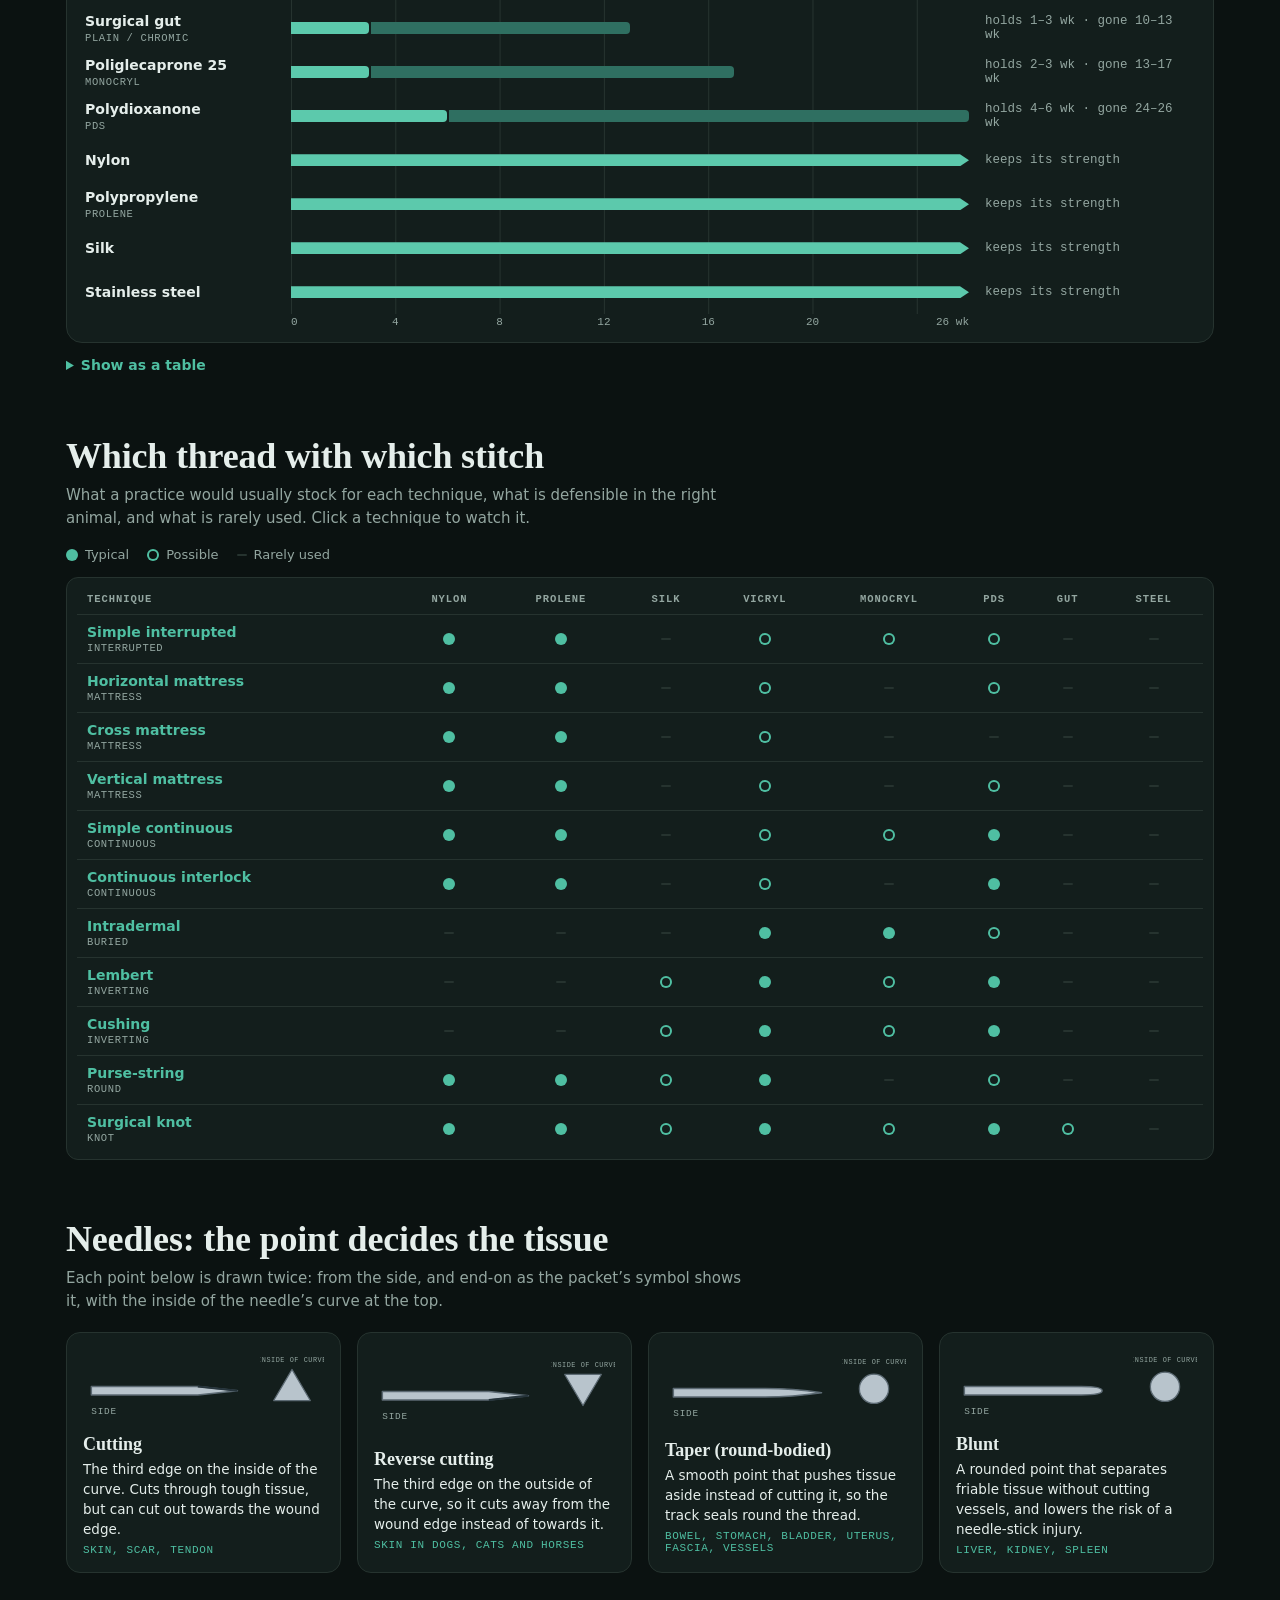
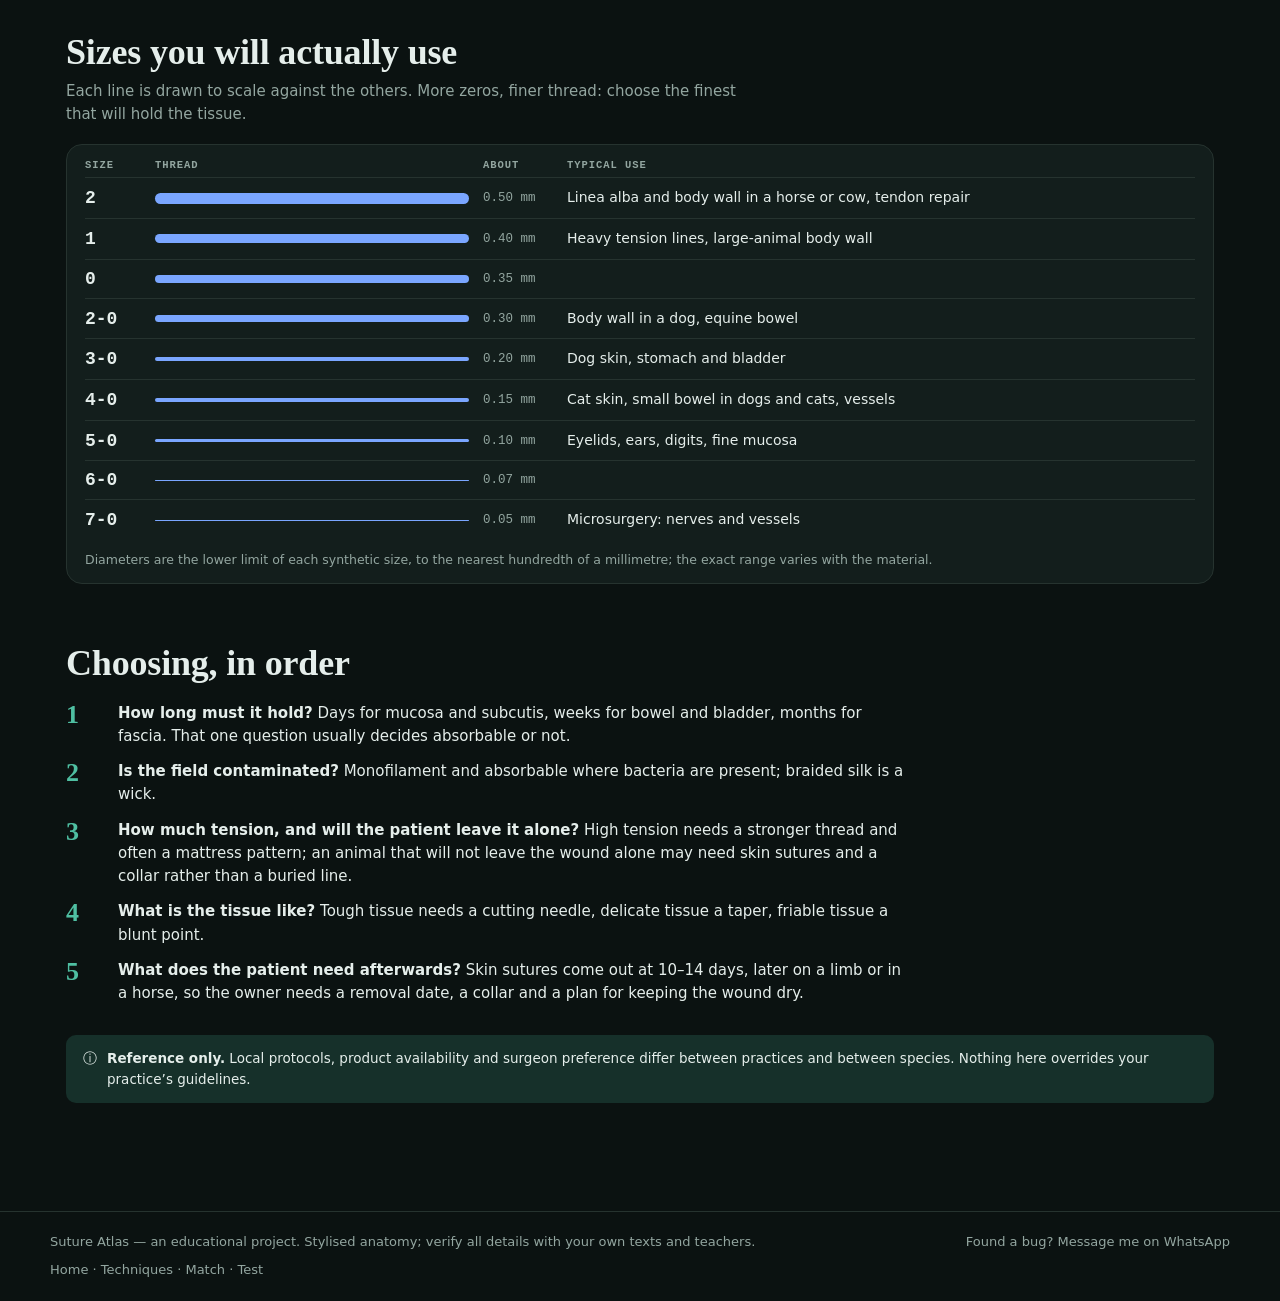
<file: materials.html>
<!doctype html>
<html lang="en" data-theme="dark">
<head>
<meta charset="utf-8">
<meta name="viewport" content="width=device-width,initial-scale=1">
<title>Materials and needles — Suture Atlas</title>
<meta name="description" content="How to read a suture packet: absorbable and non-absorbable threads, monofilament and braided, how long each one holds, which goes with which stitch, needle points and sizes.">
<link rel="stylesheet" href="assets/site.css">
<link rel="icon" href="assets/favicon.svg" type="image/svg+xml">
<link rel="manifest" href="manifest.webmanifest">
<link rel="apple-touch-icon" href="assets/apple-touch-icon.png">
<meta name="apple-mobile-web-app-title" content="Suture Atlas">
<meta name="theme-color" content="#0b1211">
<script>/* the theme chosen with the header button, applied before the page is drawn: dark unless light was picked */
try{if(localStorage.getItem('suture-theme')==='light'){document.documentElement.dataset.theme='light';document.querySelector('meta[name="theme-color"]').content='#eef2f1'}}catch(e){}</script>
<meta property="og:type" content="website">
<meta property="og:site_name" content="Suture Atlas">
<meta property="og:title" content="Materials and needles — Suture Atlas">
<meta property="og:description" content="How to read a suture packet: absorbable and non-absorbable threads, monofilament and braided, how long each one holds, which goes with which stitch, needle points and sizes.">
<meta property="og:url" content="https://suture-atlas.pages.dev/materials">
<meta property="og:image" content="https://suture-atlas.pages.dev/assets/preview.jpg">
<meta property="og:image:width" content="1200">
<meta property="og:image:height" content="630">
<meta property="og:image:alt" content="Suture Atlas: a practice pad with four suture patterns stitched in blue thread">
<meta name="twitter:card" content="summary_large_image">
</head>
<body class="mat">

<header class="top">
  <a class="brand" href="index.html">
    <!-- the mark: an S drawn as a suture, a curved needle that hands on to its thread -->
    <svg class="mark" viewBox="0 0 32 32" aria-hidden="true">
      <path class="thread" d="M16 15.6C19.5 16.5 23 18 23 21.5C23 25 19.5 27 15.5 27C12 27 9.5 25.6 8 23.5"/>
      <path class="needle" d="M24 8.5C22 6 19.5 5 16.5 5C12 5 9 7.2 9 10C9 13.5 13 14.8 16 15.6"/>
      <path class="tip" d="M22.7 9.6L26.6 12L25.3 7.4Z"/>
    </svg>
    <span>Suture Atlas<small>Interactive technique lab</small></span>
  </a>
  <nav class="mainnav">
    <a href="atlas.html">Techniques</a>
    <a href="atlas.html#knot">Surgical knot</a>
    <a href="match.html">Match</a>
    <a href="test.html">Test</a>
    <a href="materials.html" aria-current="page">Materials</a>
  </nav>
  <button class="themeBtn" id="themeBtn" type="button" aria-label="Switch to light mode" title="Switch to light mode">
    <svg viewBox="0 0 24 24" aria-hidden="true">
      <g class="sun" fill="none" stroke="currentColor" stroke-width="1.8" stroke-linecap="round"><circle cx="12" cy="12" r="4.2"/><path d="M12 2.5v2.2M12 19.3v2.2M2.5 12h2.2M19.3 12h2.2M5.3 5.3l1.6 1.6M17.1 17.1l1.6 1.6M5.3 18.7l1.6-1.6M17.1 6.9l1.6-1.6"/></g>
      <path class="moon" d="M20 14.5A8.5 8.5 0 0 1 9.5 4a8.5 8.5 0 1 0 10.5 10.5Z" fill="none" stroke="currentColor" stroke-width="1.8" stroke-linejoin="round"/>
    </svg>
  </button>
</header>

<main class="wrap">

  <!-- The hero is a suture packet on the drape, labelled like a plate in an atlas:
       everything on the label is one of the choices this page explains. -->
  <section class="drape mat-hero" aria-labelledby="matTitle">
    <div class="drape-text">
      <p class="eyebrow">Reference · threads and needles</p>
      <h1 id="matTitle">Three choices in every packet.</h1>
      <p class="drape-lede">
        What the thread is made of, how it is built, and which needle is swaged onto it. Get the thread
        wrong and the repair fails slowly; get the needle wrong and it fails in your hand.
      </p>
      <nav class="jump" aria-label="On this page">
        <a href="#threads">The eight threads</a>
        <a href="#hold">How long they hold</a>
        <a href="#bystitch">Thread by stitch</a>
        <a href="#needles">Needles</a>
        <a href="#sizes">Sizes</a>
      </nav>
    </div>

    <figure class="readpack" aria-labelledby="readpackCap">
      <div class="bigpack" aria-hidden="true">
        <div class="bp-band"><span>Non-absorbable · Monofilament</span><i class="co">A</i></div>
        <div class="bp-main">
          <div>
            <p class="bp-name">Polyamide <i class="co">B</i></p>
            <p class="bp-brand">Nylon · blue</p>
          </div>
          <p class="bp-size"><span>3-0</span><i class="co">C</i></p>
        </div>
        <div class="bp-needle">
          <svg viewBox="0 0 150 64">
            <!-- a 3/8-circle needle (135° of a 52 mm-radius circle) drawn on the label:
                 thread, swage, the curve over the top, and the point -->
            <path d="M3 61 C8 58 12 55 17 52.2" fill="none" stroke="#2f6fcf" stroke-width="1.6" stroke-linecap="round"/>
            <rect x="15" y="47.6" width="9" height="5.6" rx="1.6" fill="#5b6870" transform="rotate(-22.5 19.5 50.4)"/>
            <path d="M22 50.1 A52 52 0 0 1 118 50.1" fill="none" stroke="#7d8a93" stroke-width="3.4" stroke-linecap="butt"/>
            <path d="M116.4 50.75 L121.1 57.5 L119.6 49.45 Z" fill="#7d8a93"/>
          </svg>
          <div class="bp-nlabel">
            <span class="sym" title="Reverse cutting: a triangle with its point to the outside of the curve">
              <svg viewBox="0 0 20 20"><path d="M3 5 H17 L10 16 Z" fill="none" stroke="currentColor" stroke-width="1.8" stroke-linejoin="round"/></svg>
            </span>
            <span>3/8 circle · reverse cutting · 19 mm</span><i class="co">D</i>
          </div>
        </div>
        <div class="bp-foot"><span>45 cm</span><span>Sterile · single use</span></div>
      </div>
      <figcaption id="readpackCap">
        <p class="lbl">How to read a packet</p>
        <ol class="callouts">
          <li><i class="co">A</i><span><b>What kind of thread.</b> Absorbable or not, and how it is built: the two questions that choose the thread.</span></li>
          <li><i class="co">B</i><span><b>The material,</b> by its generic name. The brand is the maker’s; two makers’ nylon behave alike.</span></li>
          <li><i class="co">C</i><span><b>The size.</b> More zeros, finer thread: 3-0 is finer than 2-0.</span></li>
          <li><i class="co">D</i><span><b>The needle:</b> its curve, its point and its length. The small symbol is the point seen end-on: a triangle cuts, a circle is a taper.</span></li>
        </ol>
      </figcaption>
    </figure>
  </section>

  <section class="mat-sec" aria-labelledby="twoTitle">
    <h2 class="serif" id="twoTitle">Two questions choose the thread</h2>
    <p class="mat-lead">How long must the tissue be held, and how clean is the field? The first picks the row, the second the column.</p>
    <div class="quad" role="table" aria-label="Suture materials by absorbability and structure">
      <div role="row" class="q-head">
        <span role="columnheader" class="q-corner"></span>
        <span role="columnheader"><b>Monofilament</b><small>Smooth, passes easily, low infection risk. Stiff and springy, so knots slip: 3–4 throws.</small></span>
        <span role="columnheader"><b>Braided or twisted</b><small>Soft, ties securely, the best handling. Drags through tissue and can harbour bacteria between its fibres.</small></span>
      </div>
      <div role="row">
        <span role="rowheader"><b>Absorbable</b><small>Loses its strength over weeks, then is broken down. No removal, nothing left behind.</small></span>
        <span role="cell" id="q-abs-mono"></span>
        <span role="cell" id="q-abs-braid"></span>
      </div>
      <div role="row">
        <span role="rowheader"><b>Non-absorbable</b><small>Keeps its strength. Skin stitches are removed; buried ones stay for life.</small></span>
        <span role="cell" id="q-non-mono"></span>
        <span role="cell" id="q-non-braid"></span>
      </div>
    </div>

    <figure class="threadfig">
      <img src="assets/materials-threads.svg" width="1392" height="752" loading="lazy"
        alt="Eight suture threads side by side on a cream background: two pale monofilaments, two cream and lilac braided threads with a visible twist, a mint and a violet absorbable monofilament, a tan twisted gut and a fine steel wire.">
      <figcaption><b>Read the thread, not the packet.</b> A smooth, even line is a monofilament; the twisted and plaited
        ones are braided. The colour is the maker’s dye, not a property of the material: the packet is what tells you
        the size, the material and how long it holds.</figcaption>
    </figure>
  </section>

  <section class="mat-sec" id="threads" aria-labelledby="threadsTitle">
    <h2 class="serif" id="threadsTitle">The eight threads</h2>
    <p class="mat-lead">Strength and absorption times are approximate and vary with the product, the tissue and the patient.</p>
    <div class="packets" id="packets"></div>
  </section>

  <section class="mat-sec" id="hold" aria-labelledby="holdTitle">
    <h2 class="serif" id="holdTitle">How long each thread holds</h2>
    <p class="mat-lead">Weeks after the wound is closed. An absorbable thread stops holding long before it has gone, so the tissue has to have its own strength back by the time the “holding” bar ends.</p>
    <div class="hold-legend" aria-hidden="true">
      <span><i class="k-hold"></i>Holding the wound</span>
      <span><i class="k-abs"></i>Strength gone, still being absorbed</span>
      <span><i class="k-perm"></i>Keeps its strength</span>
    </div>
    <div class="holdchart" id="holdChart"></div>
    <details class="astable">
      <summary>Show as a table</summary>
      <div class="tw"><table id="matTable"></table></div>
    </details>
  </section>

  <section class="mat-sec" id="bystitch" aria-labelledby="stitchTitle">
    <h2 class="serif" id="stitchTitle">Which thread with which stitch</h2>
    <p class="mat-lead">What a practice would usually stock for each technique, what is defensible in the right animal, and what is rarely used. Click a technique to watch it.</p>
    <p class="fitkey" aria-hidden="true"><span><i class="dot t"></i>Typical</span><span><i class="dot p"></i>Possible</span><span><i class="dot r"></i>Rarely used</span></p>
    <div class="card bystitch"><div class="tw"><table id="matMatrix"></table></div></div>
  </section>

  <section class="mat-sec" id="needles" aria-labelledby="needleTitle">
    <h2 class="serif" id="needleTitle">Needles: the point decides the tissue</h2>
    <p class="mat-lead">Each point below is drawn twice: from the side, and end-on as the packet’s symbol shows it, with the inside of the needle’s curve at the top.</p>
    <div class="points">
      <figure class="point">
        <svg viewBox="0 0 160 70" aria-hidden="true">
          <path d="M8 36 H110 L148 40 L110 44 H8 Z" class="steel"/>
          <path d="M110 36 L148 40" class="edge"/>
          <text x="8" y="62" class="cap">side</text>
        </svg>
        <svg viewBox="0 0 70 70" aria-hidden="true" class="end">
          <text x="35" y="10" class="cap mid">inside of curve</text>
          <path d="M35 18 L55 52 H15 Z" class="steel"/>
        </svg>
        <figcaption><b>Cutting</b><span>The third edge on the inside of the curve. Cuts through tough tissue, but can cut out towards the wound edge.</span><span class="where">Skin, scar, tendon</span></figcaption>
      </figure>
      <figure class="point">
        <svg viewBox="0 0 160 70" aria-hidden="true">
          <path d="M8 36 H110 L148 40 L110 44 H8 Z" class="steel"/>
          <path d="M110 44 L148 40" class="edge"/>
          <text x="8" y="62" class="cap">side</text>
        </svg>
        <svg viewBox="0 0 70 70" aria-hidden="true" class="end">
          <text x="35" y="10" class="cap mid">inside of curve</text>
          <path d="M15 18 H55 L35 52 Z" class="steel"/>
        </svg>
        <figcaption><b>Reverse cutting</b><span>The third edge on the outside of the curve, so it cuts away from the wound edge instead of towards it.</span><span class="where">Skin in dogs, cats and horses</span></figcaption>
      </figure>
      <figure class="point">
        <svg viewBox="0 0 160 70" aria-hidden="true">
          <path d="M8 36 H96 C120 36 136 38 150 40 C136 42 120 44 96 44 H8 Z" class="steel"/>
          <text x="8" y="62" class="cap">side</text>
        </svg>
        <svg viewBox="0 0 70 70" aria-hidden="true" class="end">
          <text x="35" y="10" class="cap mid">inside of curve</text>
          <circle cx="35" cy="37" r="16" class="steel"/>
        </svg>
        <figcaption><b>Taper (round-bodied)</b><span>A smooth point that pushes tissue aside instead of cutting it, so the track seals round the thread.</span><span class="where">Bowel, stomach, bladder, uterus, fascia, vessels</span></figcaption>
      </figure>
      <figure class="point">
        <svg viewBox="0 0 160 70" aria-hidden="true">
          <path d="M8 36 H120 C132 36 140 37.2 140 40 C140 42.8 132 44 120 44 H8 Z" class="steel"/>
          <text x="8" y="62" class="cap">side</text>
        </svg>
        <svg viewBox="0 0 70 70" aria-hidden="true" class="end">
          <text x="35" y="10" class="cap mid">inside of curve</text>
          <circle cx="35" cy="37" r="16" class="steel"/>
        </svg>
        <figcaption><b>Blunt</b><span>A rounded point that separates friable tissue without cutting vessels, and lowers the risk of a needle-stick injury.</span><span class="where">Liver, kidney, spleen</span></figcaption>
      </figure>
    </div>
  </section>

  <section class="mat-sec" id="sizes" aria-labelledby="sizeTitle">
    <h2 class="serif" id="sizeTitle">Sizes you will actually use</h2>
    <p class="mat-lead">Each line is drawn to scale against the others. More zeros, finer thread: choose the finest that will hold the tissue.</p>
    <div class="gauge" id="gauge"></div>
  </section>

  <section class="mat-sec" aria-labelledby="orderTitle">
    <h2 class="serif" id="orderTitle">Choosing, in order</h2>
    <ol class="steps-in-order">
      <li><span><b>How long must it hold?</b> Days for mucosa and subcutis, weeks for bowel and bladder, months for fascia. That one question usually decides absorbable or not.</span></li>
      <li><span><b>Is the field contaminated?</b> Monofilament and absorbable where bacteria are present; braided silk is a wick.</span></li>
      <li><span><b>How much tension, and will the patient leave it alone?</b> High tension needs a stronger thread and often a mattress pattern; an animal that will not leave the wound alone may need skin sutures and a collar rather than a buried line.</span></li>
      <li><span><b>What is the tissue like?</b> Tough tissue needs a cutting needle, delicate tissue a taper, friable tissue a blunt point.</span></li>
      <li><span><b>What does the patient need afterwards?</b> Skin sutures come out at 10–14 days, later on a limb or in a horse, so the owner needs a removal date, a collar and a plan for keeping the wound dry.</span></li>
    </ol>
  </section>

  <div class="banner" style="margin-top:30px">
    <span aria-hidden="true">ⓘ</span>
    <span><b>Reference only.</b> Local protocols, product availability and surgeon preference differ between practices and between species. Nothing here overrides your practice’s guidelines.</span>
  </div>
</main>

<footer class="foot">
  <div class="in">
    <span>Suture Atlas — an educational project. Stylised anatomy; verify all details with your own texts and teachers.</span>
    <span>Found a bug? Message me on <a href="#" data-wa target="_blank" rel="noopener">WhatsApp</a></span>
    <span><a href="index.html">Home</a> · <a href="atlas.html">Techniques</a> · <a href="match.html">Match</a> · <a href="test.html">Test</a></span>
  </div>
</footer>

<script src="assets/data.js"></script>
<script>
(function () {
  'use strict';
  const D = window.SUTURE, M = D.MATERIALS, T = D.TECHNIQUES;
  const esc = s => String(s).replace(/[&<>"]/g, c => ({ '&': '&amp;', '<': '&lt;', '>': '&gt;', '"': '&quot;' }[c]));
  /* 'Polyglactin 910 (Vicryl)' -> generic and brand */
  const parts = m => { const r = /^(.*?)\s*\((.*)\)$/.exec(m.name); return r ? { g: r[1], b: r[2] } : { g: m.name, b: '' }; };
  const short = m => { const p = parts(m); return m.id === 'gut' ? 'Gut' : m.id === 'steel' ? 'Steel' : (p.b && !/\//.test(p.b) ? p.b : p.g); };
  const absorbable = m => /^Absorbable/.test(m.abs);
  const braided = m => /braid|twist/i.test(m.structure);
  const range = w => w[0] === w[1] ? String(w[0]) : w[0] + '–' + w[1];
  const shade = (h, k) => {
    const n = parseInt(h.slice(1), 16), f = c => Math.round(c * k).toString(16).padStart(2, '0');
    return '#' + f(n >> 16 & 255) + f(n >> 8 & 255) + f(n & 255);
  };

  /* ---- the two questions: a 2 x 2 of the materials ---- */
  const cell = (id, list) => {
    document.getElementById(id).innerHTML = list.map(m =>
      '<a href="#mat-' + m.id + '">' + esc(parts(m).g) + (parts(m).b ? ' <small>' + esc(parts(m).b) + '</small>' : '') + '</a>').join('');
  };
  cell('q-abs-mono', M.filter(m => absorbable(m) && !braided(m)));
  cell('q-abs-braid', M.filter(m => absorbable(m) && braided(m)));
  cell('q-non-mono', M.filter(m => !absorbable(m) && !braided(m)));
  cell('q-non-braid', M.filter(m => !absorbable(m) && braided(m)));

  /* ---- a short length of each thread, as it looks ---- */
  function swatch(m) {
    const c = m.colour, dark = shade(c, 0.58);
    if (m.id === 'steel') {
      return '<svg viewBox="0 0 200 16" aria-hidden="true"><path d="M3 8 C60 6 130 10 197 8" fill="none" stroke="#6f7b85" stroke-width="2.6" stroke-linecap="round"/>' +
        '<path d="M3 7.2 C60 5.2 130 9.2 197 7.2" fill="none" stroke="#fff" stroke-opacity=".6" stroke-width=".8"/></svg>';
    }
    let s = '<svg viewBox="0 0 200 16" aria-hidden="true">' +
      '<path d="M3 8 C60 6 130 10 197 8" fill="none" stroke="' + dark + '" stroke-width="6.6" stroke-linecap="round"/>' +
      '<path d="M3 8 C60 6 130 10 197 8" fill="none" stroke="' + c + '" stroke-width="5" stroke-linecap="round"/>';
    if (braided(m)) {
      const step = m.id === 'gut' ? 7 : 4.2;
      for (let x = 5; x < 195; x += step) {
        const y = 8 + 1.2 * Math.sin(x / 31);
        s += '<path d="M' + x.toFixed(1) + ' ' + (y - 2.3).toFixed(1) + ' L' + (x + 2.6).toFixed(1) + ' ' + (y + 2.3).toFixed(1) + '" stroke="' + dark + '" stroke-width="1.1" stroke-linecap="round"/>';
      }
    } else {
      s += '<path d="M3 6.6 C60 4.6 130 8.6 197 6.6" fill="none" stroke="#fff" stroke-opacity=".55" stroke-width="1.1" stroke-linecap="round"/>';
    }
    return s + '</svg>';
  }

  /* ---- the eight packets ---- */
  document.getElementById('packets').innerHTML = M.map(m => {
    const p = parts(m), w = m.weeks || {};
    const holds = w.perm ? 'Keeps its strength' : 'About ' + range(w.hold) + ' weeks; gone by ' + range(w.gone) + ' weeks';
    return '<article class="packet ' + (absorbable(m) ? 'is-abs' : 'is-non') + '" id="mat-' + m.id + '">' +
      '<div class="pk-band"><span>' + (absorbable(m) ? 'Absorbable' : 'Non-absorbable') + '</span><span>' + esc(m.structure) + '</span></div>' +
      '<div class="pk-body">' +
      '<h3><span class="g">' + esc(p.g) + '</span>' + (p.b ? '<span class="b">' + esc(p.b) + '</span>' : '') + '</h3>' +
      '<div class="pk-thread">' + swatch(m) + '</div>' +
      '<p class="pk-use">' + esc(m.use) + '</p>' +
      '<dl class="pk-kv"><dt>Holds</dt><dd>' + esc(holds) + '</dd>' +
      '<dt>Watch</dt><dd>' + esc(m.watch) + '</dd>' +
      '<dt>Removal</dt><dd>' + esc(m.removal) + '</dd></dl>' +
      '</div></article>';
  }).join('');

  /* ---- how long each one holds: weeks 0 to 26 ---- */
  const MAXW = 26;
  const order = M.slice().sort((a, b) => {
    const wa = a.weeks || {}, wb = b.weeks || {};
    if (!!wa.perm !== !!wb.perm) return wa.perm ? 1 : -1;
    return wa.perm ? 0 : (wa.gone[1] - wb.gone[1]) || (wa.hold[1] - wb.hold[1]);
  });
  const pct = v => (Math.min(v, MAXW) / MAXW * 100).toFixed(2) + '%';
  const chart = document.getElementById('holdChart');
  chart.innerHTML = order.map(m => {
    const w = m.weeks || {}, p = parts(m);
    const val = w.perm ? 'keeps its strength' : 'holds ' + range(w.hold) + ' wk · gone ' + range(w.gone) + ' wk';
    const bars = w.perm
      ? '<i class="bar hold perm" style="left:0;width:100%"></i>'
      : '<i class="bar hold" style="left:0;width:' + pct(w.hold[1]) + '"></i>' +
        '<i class="bar abs" style="left:calc(' + pct(w.hold[1]) + ' + 2px);width:calc(' + pct(w.gone[1] - w.hold[1]) + ' - 2px)"></i>';
    const tip = '<b>' + esc(m.name) + '</b><br>' + (w.perm ? esc(w.note || 'Keeps its strength')
      : 'Useful strength for about ' + range(w.hold) + ' weeks.<br>Absorbed by about ' + range(w.gone) + ' weeks.' + (w.note ? '<br>' + esc(w.note) + '.' : ''));
    return '<div class="hrow" tabindex="0" data-tip="' + esc(tip) + '" aria-label="' + esc(m.name + ': ' + val) + '">' +
      '<span class="hname">' + esc(p.g) + (p.b ? '<small>' + esc(p.b) + '</small>' : '') + '</span>' +
      '<span class="hplot">' + bars + '</span><span class="hval">' + val + '</span></div>';
  }).join('') +
    '<div class="haxis" aria-hidden="true"><span></span><span class="ticks">' +
    [0, 4, 8, 12, 16, 20].map(v => '<i style="left:' + pct(v) + '">' + v + '</i>').join('') +
    '<i style="left:100%" class="end">26 wk</i></span><span></span></div>' +
    '<div class="htip" role="tooltip" hidden></div>';
  const tipEl = chart.querySelector('.htip');
  const showTip = (row, x) => {
    tipEl.innerHTML = row.dataset.tip;
    tipEl.hidden = false;
    const cr = chart.getBoundingClientRect(), rr = row.getBoundingClientRect();
    const left = Math.max(8, Math.min((x == null ? rr.left + rr.width * 0.4 : x) - cr.left + 12, cr.width - tipEl.offsetWidth - 8));
    tipEl.style.left = left + 'px';
    tipEl.style.top = (rr.bottom - cr.top + 6) + 'px';
  };
  chart.querySelectorAll('.hrow').forEach(r => {
    r.addEventListener('pointermove', e => showTip(r, e.clientX));
    r.addEventListener('focus', () => showTip(r));
    r.addEventListener('pointerleave', () => { tipEl.hidden = true; });
    r.addEventListener('blur', () => { tipEl.hidden = true; });
  });

  document.getElementById('matTable').innerHTML =
    '<thead><tr><th>Material</th><th>Absorbable?</th><th>Structure</th><th>Strength over time</th><th>Typical use</th></tr></thead><tbody>' +
    M.map(m => '<tr><td><b>' + esc(m.name) + '</b></td><td>' + esc(m.abs) + '</td><td>' + esc(m.structure) +
      '</td><td>' + esc(m.strength) + '</td><td>' + esc(m.use) + '</td></tr>').join('') + '</tbody>';

  /* ---- which thread with which stitch ---- */
  const fit = (t, id) => t.typical.indexOf(id) >= 0 ? '<i class="dot t" title="Typical"></i><span class="sr">Typical</span>'
    : t.possible.indexOf(id) >= 0 ? '<i class="dot p" title="Possible"></i><span class="sr">Possible</span>'
      : '<i class="dot r" title="Rarely used"></i><span class="sr">Rarely used</span>';
  document.getElementById('matMatrix').innerHTML =
    '<thead><tr><th>Technique</th>' + M.map(m => '<th title="' + esc(m.name) + '">' + esc(short(m)) + '</th>').join('') + '</tr></thead><tbody>' +
    T.map(t => '<tr><th scope="row"><a href="atlas.html#' + t.id + '">' + esc(t.name) + '</a><small>' + esc(t.group) + '</small></th>' +
      M.map(m => '<td>' + fit(t, m.id) + '</td>').join('') + '</tr>').join('') + '</tbody>';

  /* ---- sizes, each line drawn at its real relative diameter ---- */
  const SIZES = [
    ['2', 0.50, 'Linea alba and body wall in a horse or cow, tendon repair'],
    ['1', 0.40, 'Heavy tension lines, large-animal body wall'],
    ['0', 0.35, ''],
    ['2-0', 0.30, 'Body wall in a dog, equine bowel'],
    ['3-0', 0.20, 'Dog skin, stomach and bladder'],
    ['4-0', 0.15, 'Cat skin, small bowel in dogs and cats, vessels'],
    ['5-0', 0.10, 'Eyelids, ears, digits, fine mucosa'],
    ['6-0', 0.07, ''],
    ['7-0', 0.05, 'Microsurgery: nerves and vessels']
  ];
  document.getElementById('gauge').innerHTML =
    '<div class="g-row g-head" aria-hidden="true"><span>Size</span><span>Thread</span><span>About</span><span>Typical use</span></div>' +
    SIZES.map(s => '<div class="g-row"><span class="g-size">' + s[0] + '</span>' +
      '<span class="g-line"><i style="height:' + (s[1] * 22).toFixed(1) + 'px"></i></span>' +
      '<span class="g-mm">' + s[1].toFixed(2) + ' mm</span><span class="g-use">' + esc(s[2]) + '</span></div>').join('') +
    '<p class="note">Diameters are the lower limit of each synthetic size, to the nearest hundredth of a millimetre; the exact range varies with the material.</p>';
})();
</script>
<script src="assets/site.js"></script>
</body>
</html>
</file>
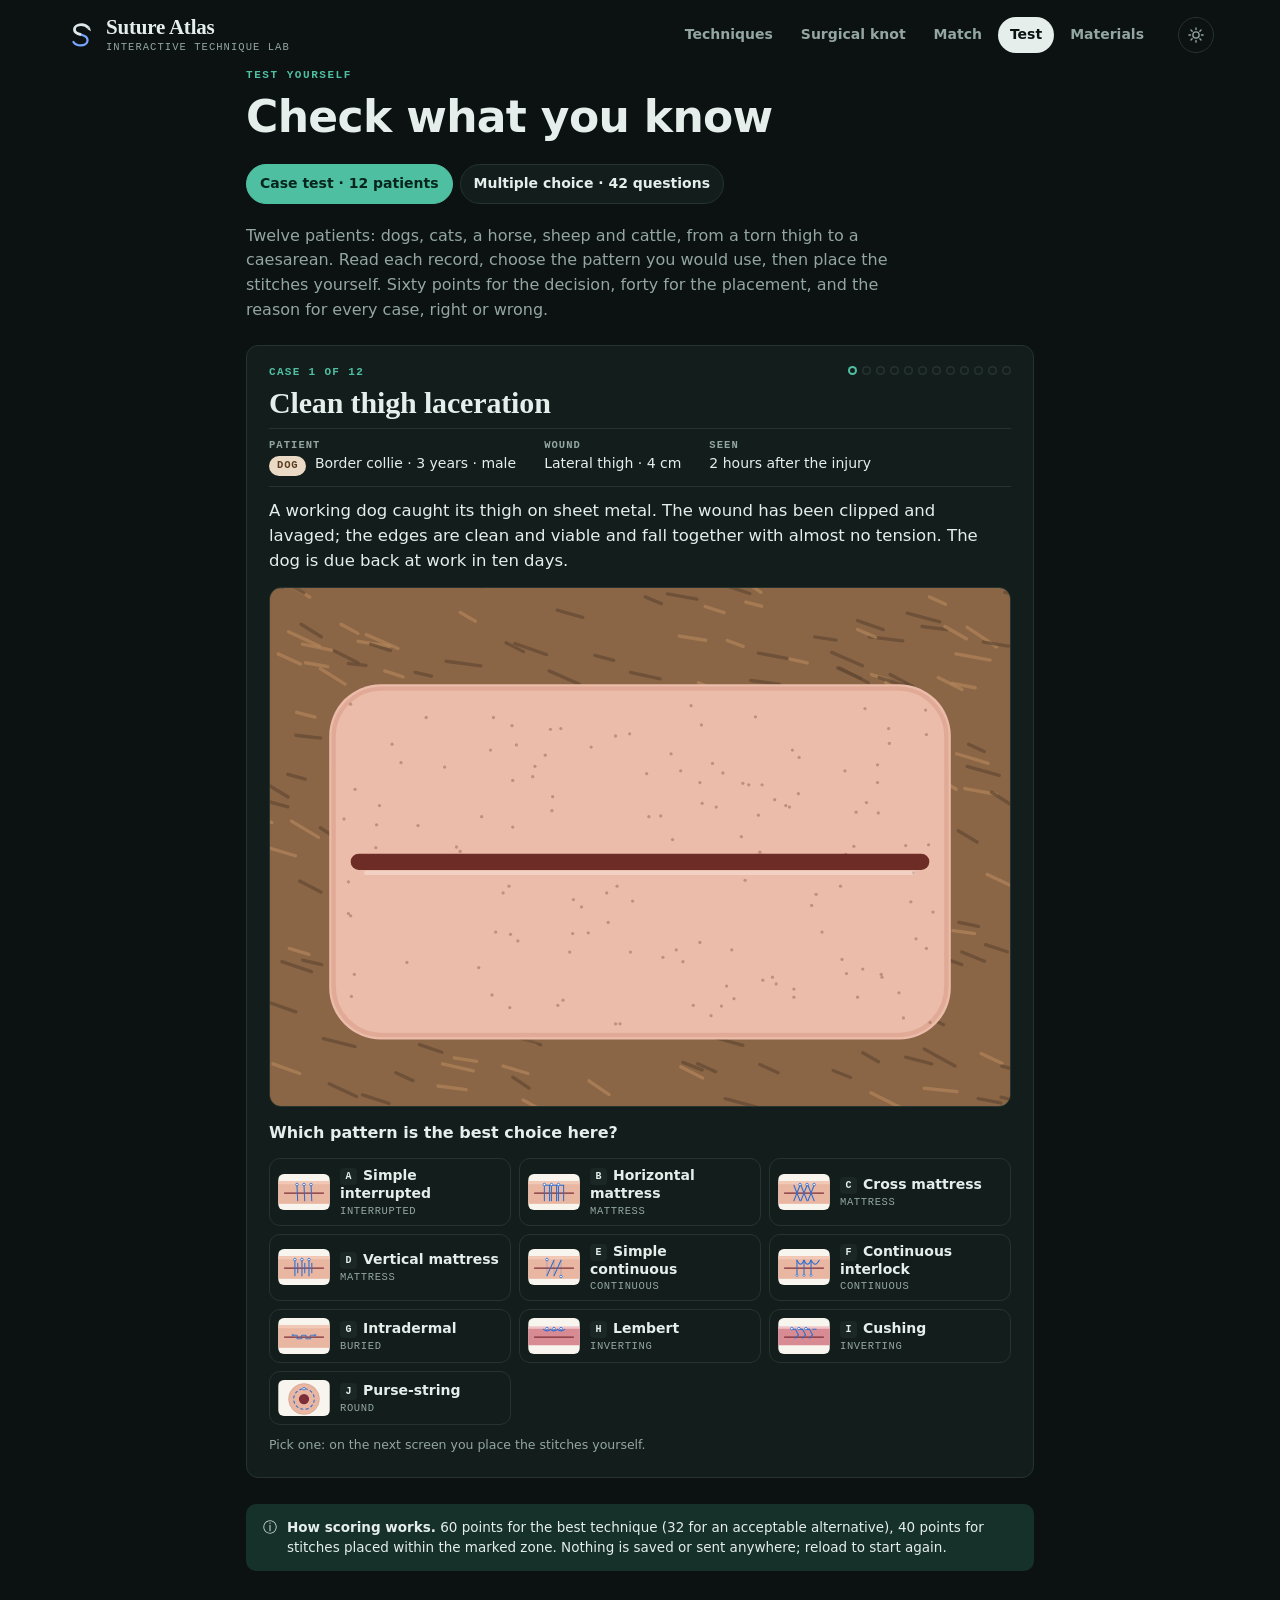
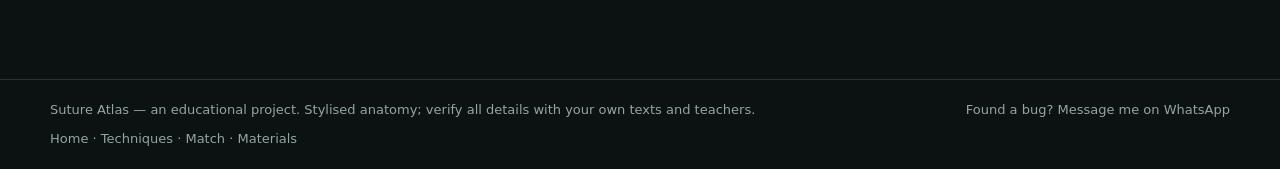
<file: test.html>
<!doctype html>
<html lang="en" data-theme="dark">
<head>
<meta charset="utf-8">
<meta name="viewport" content="width=device-width,initial-scale=1">
<title>Test yourself — Suture Atlas</title>
<meta name="description" content="Twelve veterinary cases in dogs, cats, a horse, sheep and cattle — choose the best suture pattern, then place the stitches yourself — and a multiple-choice quiz on patterns, knots, needles and suture materials.">
<link rel="stylesheet" href="assets/site.css">
<link rel="icon" href="assets/favicon.svg" type="image/svg+xml">
<link rel="manifest" href="manifest.webmanifest">
<link rel="apple-touch-icon" href="assets/apple-touch-icon.png">
<meta name="apple-mobile-web-app-title" content="Suture Atlas">
<meta name="theme-color" content="#0b1211">
<script>/* the theme chosen with the header button, applied before the page is drawn: dark unless light was picked */
try{if(localStorage.getItem('suture-theme')==='light'){document.documentElement.dataset.theme='light';document.querySelector('meta[name="theme-color"]').content='#eef2f1'}}catch(e){}</script>
<meta property="og:type" content="website">
<meta property="og:site_name" content="Suture Atlas">
<meta property="og:title" content="Test yourself — Suture Atlas">
<meta property="og:description" content="Twelve veterinary cases in dogs, cats, a horse, sheep and cattle — choose the best suture pattern, then place the stitches yourself — and a multiple-choice quiz on patterns, knots, needles and suture materials.">
<meta property="og:url" content="https://suture-atlas.pages.dev/test">
<meta property="og:image" content="https://suture-atlas.pages.dev/assets/preview.jpg">
<meta property="og:image:width" content="1200">
<meta property="og:image:height" content="630">
<meta property="og:image:alt" content="Suture Atlas: a practice pad with four suture patterns stitched in blue thread">
<meta name="twitter:card" content="summary_large_image">
</head>
<body>

<header class="top">
  <a class="brand" href="index.html">
    <!-- the mark: an S drawn as a suture, a curved needle that hands on to its thread -->
    <svg class="mark" viewBox="0 0 32 32" aria-hidden="true">
      <path class="thread" d="M16 15.6C19.5 16.5 23 18 23 21.5C23 25 19.5 27 15.5 27C12 27 9.5 25.6 8 23.5"/>
      <path class="needle" d="M24 8.5C22 6 19.5 5 16.5 5C12 5 9 7.2 9 10C9 13.5 13 14.8 16 15.6"/>
      <path class="tip" d="M22.7 9.6L26.6 12L25.3 7.4Z"/>
    </svg>
    <span>Suture Atlas<small>Interactive technique lab</small></span>
  </a>
  <nav class="mainnav">
    <a href="atlas.html">Techniques</a>
    <a href="atlas.html#knot">Surgical knot</a>
    <a href="match.html">Match</a>
    <a href="test.html" aria-current="page">Test</a>
    <a href="materials.html">Materials</a>
  </nav>
  <button class="themeBtn" id="themeBtn" type="button" aria-label="Switch to light mode" title="Switch to light mode">
    <svg viewBox="0 0 24 24" aria-hidden="true">
      <g class="sun" fill="none" stroke="currentColor" stroke-width="1.8" stroke-linecap="round"><circle cx="12" cy="12" r="4.2"/><path d="M12 2.5v2.2M12 19.3v2.2M2.5 12h2.2M19.3 12h2.2M5.3 5.3l1.6 1.6M17.1 17.1l1.6 1.6M5.3 18.7l1.6-1.6M17.1 6.9l1.6-1.6"/></g>
      <path class="moon" d="M20 14.5A8.5 8.5 0 0 1 9.5 4a8.5 8.5 0 1 0 10.5 10.5Z" fill="none" stroke="currentColor" stroke-width="1.8" stroke-linejoin="round"/>
    </svg>
  </button>
</header>

<main class="wrap narrow">
  <p class="eyebrow">Test yourself</p>
  <h1 style="margin-top:8px">Check what you know</h1>

  <div class="tabs testTabs" role="tablist" aria-label="Kind of test">
    <button role="tab" id="tabCases" aria-controls="casesPane" aria-selected="true" data-mode="cases">Case test · <span data-count="cases">10</span> patients</button>
    <button role="tab" id="tabQuiz" aria-controls="quizPane" aria-selected="false" data-mode="quiz">Multiple choice · <span data-count="quiz">37</span> questions</button>
  </div>

  <section id="casesPane" role="tabpanel" aria-labelledby="tabCases">
    <p class="lede" style="margin-top:12px;font-size:16px">
      Twelve patients: dogs, cats, a horse, sheep and cattle, from a torn thigh to a caesarean. Read each
      record, choose the pattern you would use, then place the stitches yourself. Sixty points for the
      decision, forty for the placement, and the reason for every case, right or wrong.
    </p>

    <div id="testRoot" style="margin-top:22px"></div>

    <div class="banner" style="margin-top:26px">
      <span aria-hidden="true">ⓘ</span>
      <span><b>How scoring works.</b> 60 points for the best technique (32 for an acceptable alternative), 40 points for stitches placed within the marked zone. Nothing is saved or sent anywhere; reload to start again.</span>
    </div>
  </section>

  <section id="quizPane" role="tabpanel" aria-labelledby="tabQuiz" hidden>
    <p class="lede" style="margin-top:12px;font-size:16px">
      Questions on the patterns, hollow organs, knots, needles, suture materials and species differences
      taught in the atlas. One at a time, with the reason for every answer.
    </p>
    <div id="quizRoot" style="margin-top:22px;scroll-margin-top:16px"></div>
  </section>
</main>

<footer class="foot">
  <div class="in">
    <span>Suture Atlas — an educational project. Stylised anatomy; verify all details with your own texts and teachers.</span>
    <span>Found a bug? Message me on <a href="#" data-wa target="_blank" rel="noopener">WhatsApp</a></span>
    <span><a href="index.html">Home</a> · <a href="atlas.html">Techniques</a> · <a href="match.html">Match</a> · <a href="materials.html">Materials</a></span>
  </div>
</footer>

<script src="assets/data.js"></script>
<script src="assets/stitch.js"></script>
<script src="assets/scenes.js"></script>
<script src="assets/test.js"></script>
<script src="assets/quiz.js"></script>
<script src="assets/site.js"></script>
</body>
</html>
</file>
<file: assets/site.css>
/* Suture Atlas — shared styles */
:root{
  --bg:#eef2f1; --panel:#fff; --ink:#0f1c1a; --mute:#54655f; --line:#d3ddd9; --chip:#e6ecea;
  --accent:#0e7a63; --accent-ink:#fff; --accent-soft:#dcefe9;
  --good:#0f7a4d; --warn:#a8641b; --bad:#a8382c;
  --stage:#0b1514; --stage-ink:#d7e7e3; --stage-line:rgba(255,255,255,.2);
  /* the hero cross-section is drawn on that stage in both themes, so its strokes
     are stage inks rather than page inks */
  --stage-grid:rgba(79,211,176,.1); --stage-edge:rgba(255,255,255,.46);
  --stage-sep:rgba(46,28,18,.42); --stage-stubble:rgba(52,33,22,.42);
  --mono:ui-monospace,'SF Mono',Menlo,Consolas,'Liberation Mono',monospace;
  --sans:system-ui,-apple-system,'Segoe UI',Roboto,'Helvetica Neue',Arial,sans-serif;
  /* the book serif of the wordmark and the page titles: built into most systems, so
     nothing is downloaded */
  --serif:'Iowan Old Style','Palatino Linotype',Palatino,'Book Antiqua','URW Palladio L',Georgia,serif;
  --r:12px;
  /* the mark: a steel needle, a blue thread */
  --mark-steel:#1f3a42; --mark-thread:#2f6fcf;
}
/* Two themes. Dark is the default (every page opens with data-theme="dark" on <html>);
   the button in the header switches to light and the choice is remembered. */
:root[data-theme="dark"]{
  --bg:#0b1211; --panel:#131e1c; --ink:#e5eeeb; --mute:#93a6a0; --line:#26332f; --chip:#1b2724;
  --accent:#4fbfa2; --accent-ink:#06251d; --accent-soft:#16302a;
  --good:#54c78f; --warn:#e0a457; --bad:#e78977;
  --stage:#0a1211;
  --mark-steel:#dfe9ec; --mark-thread:#7aa6ff;
}
*,*::before,*::after{box-sizing:border-box}
html{scroll-behavior:smooth}
body{
  margin:0;background:var(--bg);color:var(--ink);
  font:15.5px/1.55 var(--sans);
  -webkit-font-smoothing:antialiased;
}
h1,h2,h3,h4{margin:0;font-weight:650;letter-spacing:-.015em;line-height:1.2;text-wrap:balance}
h1{font-size:clamp(28px,4.4vw,44px)}
h2{font-size:clamp(21px,2.6vw,28px)}
h3{font-size:17px}
p{margin:0}
a{color:var(--accent);text-decoration:none}
a:hover{text-decoration:underline}
img{max-width:100%}
button{font:inherit;color:inherit;cursor:pointer}
button:focus-visible,a:focus-visible,input:focus-visible,select:focus-visible,[tabindex]:focus-visible{
  outline:2px solid var(--accent);outline-offset:2px
}
.wrap{max-width:1180px;margin:0 auto;padding:0 max(16px,env(safe-area-inset-left)) 64px}
.narrow{max-width:820px}

/* ---------- header ---------- */
.top{
  display:flex;flex-wrap:wrap;align-items:center;gap:10px 22px;
  max-width:1180px;margin:0 auto;padding:16px max(16px,env(safe-area-inset-left)) 14px;
}
.brand{display:flex;align-items:center;gap:10px;color:inherit;font:600 21px/1.1 var(--serif);letter-spacing:-.01em}
.brand:hover{text-decoration:none}
.brand .mark{width:30px;height:30px;flex:none}
.brand .mark .needle{fill:none;stroke:var(--mark-steel);stroke-width:3}
.brand .mark .tip{fill:var(--mark-steel)}
.brand .mark .thread{fill:none;stroke:var(--mark-thread);stroke-width:2.4;stroke-linecap:round}
.brand small{display:block;margin-top:2px;font:500 10.5px/1.2 var(--mono);letter-spacing:.1em;text-transform:uppercase;color:var(--mute)}
.mainnav{display:flex;flex-wrap:wrap;gap:4px;margin-left:auto;order:1}
/* the theme switch: a sun in the dark theme (to go light), a moon in the light one */
.themeBtn{
  order:2;flex:none;display:grid;place-items:center;width:36px;height:36px;padding:0;
  border:1px solid var(--line);border-radius:999px;background:transparent;color:var(--mute)
}
.themeBtn:hover{background:var(--chip);color:var(--ink)}
.themeBtn svg{width:18px;height:18px}
.themeBtn .moon,[data-theme="light"] .themeBtn .sun{display:none}
[data-theme="light"] .themeBtn .moon{display:block}
/* switching: the icon turns over as it changes... */
.themeBtn.turn svg{animation:themeTurn .7s cubic-bezier(.45,0,.2,1)}
@keyframes themeTurn{from{transform:rotate(-180deg) scale(.4);opacity:0}to{transform:none;opacity:1}}
/* ...while the new theme spreads from the button (site.js draws the circle), */
::view-transition-old(root),::view-transition-new(root){animation:none;mix-blend-mode:normal}
/* or, where that is not available, the colours cross-fade */
.themeFade,.themeFade *,.themeFade *::before,.themeFade *::after{
  transition:background-color .5s ease,color .5s ease,border-color .5s ease,fill .5s ease,stroke .5s ease,box-shadow .5s ease !important
}
@media (prefers-reduced-motion:reduce){.themeBtn.turn svg{animation:none}}
.mainnav a{
  padding:7px 12px;border-radius:999px;font-size:14px;font-weight:550;color:var(--mute);
}
.mainnav a:hover{background:var(--chip);color:var(--ink);text-decoration:none}
.mainnav a[aria-current="page"]{background:var(--ink);color:var(--bg)}
@media (max-width:560px){
  .top{padding-bottom:10px;gap:8px}
  .mainnav{width:100%;margin-left:0;justify-content:flex-start;overflow-x:auto;scrollbar-width:none}
  /* on a phone the switch sits beside the wordmark, the menu runs underneath */
  .themeBtn{order:0;margin-left:auto}
  .mainnav::-webkit-scrollbar{display:none}
  .mainnav a{padding:6px 10px;font-size:13.5px}
}

/* ---------- generic bits ---------- */
.eyebrow{font:600 11px/1.4 var(--mono);letter-spacing:.14em;text-transform:uppercase;color:var(--accent)}
.lede{color:var(--mute);font-size:17px;max-width:66ch}
.muted{color:var(--mute)}
.small{font-size:13.5px}
.card{background:var(--panel);border:1px solid var(--line);border-radius:var(--r);padding:18px 20px}
.card h2,.card h3{margin-bottom:8px}
.grid{display:grid;gap:14px}
.btn{
  display:inline-flex;align-items:center;gap:8px;justify-content:center;
  border:1px solid var(--line);background:var(--panel);color:var(--ink);
  padding:9px 14px;border-radius:9px;font-size:14.5px;font-weight:550;line-height:1.2;
  transition:background .15s,border-color .15s,transform .1s;
}
.btn:hover{background:var(--chip)}
.btn:active{transform:translateY(1px)}
.btn[aria-pressed="true"]{background:var(--ink);color:var(--bg);border-color:var(--ink)}
.btn.primary{background:var(--accent);border-color:var(--accent);color:var(--accent-ink)}
.btn.primary:hover{filter:brightness(1.06)}
.btn.ghost{background:transparent}
.btn:disabled{opacity:.45;cursor:not-allowed}
.btn.sm{padding:6px 10px;font-size:13px;border-radius:8px}
.chip{
  display:inline-flex;align-items:center;gap:6px;padding:3px 9px;border-radius:999px;
  background:var(--chip);font:500 12px/1.6 var(--mono);color:var(--mute);white-space:nowrap
}
.chip.t{background:var(--accent-soft);color:var(--accent)}
.banner{
  display:flex;gap:10px;align-items:flex-start;padding:12px 16px;border-radius:10px;
  background:var(--accent-soft);color:var(--ink);font-size:13.5px;border:1px solid transparent;
}
.banner b{font-weight:650}
hr.sep{border:0;border-top:1px solid var(--line);margin:22px 0}

/* ---------- home ----------
   A practice pad on a surgical drape. The drape is the teal-blue of the 3D field;
   the pad is the silicone a student first sutures on, its cut edge showing the same
   four skin layers as the lab, and every incision in it closed with one pattern. */
.home,.mat{
  --drape:#1d4b55; --drape-deep:#163a42; --drape-ink:#eef5f4; --drape-mute:rgba(238,245,244,.74);
  --pad:#e7ae9a; --pad-hi:#f2c8b6; --pad-ink:#4b1f19;
  --s1:#f5dccd; --s2:#e5a197; --s3:#eed08d; --s4:#c4747c;
  --thread-hi:#a9c6ff;
}
[data-theme="dark"] .home,[data-theme="dark"] .mat{--drape:#173f48;--drape-deep:#11313a}
.serif{font-family:var(--serif);font-weight:600;letter-spacing:-.005em}

.drape{
  display:grid;grid-template-columns:minmax(0,5fr) minmax(0,7fr);gap:clamp(28px,4vw,56px);align-items:center;
  margin-top:6px;padding:clamp(26px,4.4vw,56px);border-radius:24px;color:var(--drape-ink);
  background:
    repeating-linear-gradient(45deg,rgba(255,255,255,.028) 0 1px,transparent 1px 5px),
    repeating-linear-gradient(-45deg,rgba(0,0,0,.06) 0 1px,transparent 1px 5px),
    radial-gradient(120% 90% at 85% 40%,var(--drape),var(--drape-deep));
  box-shadow:inset 0 0 0 1px rgba(255,255,255,.05);
}
@media (max-width:980px){.drape{grid-template-columns:1fr}}
.drape .eyebrow{color:#8fd8c3}
.drape h1{
  font-family:var(--serif);font-weight:600;font-size:clamp(36px,4.8vw,60px);line-height:1.03;
  letter-spacing:-.012em;margin-top:14px;color:var(--drape-ink)
}
.drape h1 em{font-style:italic;color:var(--thread-hi)}
.drape-lede{margin-top:18px;font-size:17px;line-height:1.6;color:var(--drape-mute);max-width:46ch}
.drape-actions{display:flex;flex-wrap:wrap;gap:10px;margin-top:26px}
.btn.on-drape{background:transparent;border-color:rgba(238,245,244,.34);color:var(--drape-ink);padding:11px 16px}
.btn.on-drape:hover{background:rgba(238,245,244,.1)}
.btn.on-drape.primary{background:var(--drape-ink);border-color:var(--drape-ink);color:var(--drape-deep)}
.btn.on-drape.primary:hover{filter:none;background:#fff}
.drape a:focus-visible{outline-color:var(--drape-ink)}

.padwrap{margin:0}
.pad{
  display:grid;grid-template-columns:repeat(3,minmax(0,1fr));gap:4px;padding:12px;border-radius:18px;
  background:radial-gradient(130% 100% at 18% 0%,var(--pad-hi),var(--pad) 62%);
  /* the cut edge of the pad: epidermis, dermis, fat and muscle, then its shadow on the drape */
  box-shadow:0 3px 0 var(--s1),0 8px 0 var(--s2),0 15px 0 var(--s3),0 23px 0 var(--s4),0 34px 40px rgba(0,0,0,.42);
  margin-bottom:24px;
}
.pad a{
  display:flex;flex-direction:column;align-items:center;gap:1px;padding:6px 6px 11px;border-radius:12px;
  color:var(--pad-ink);text-align:center;transition:background .15s
}
.pad a:hover{background:rgba(90,30,24,.08);text-decoration:none}
.pad a:focus-visible{outline:2px solid var(--pad-ink);outline-offset:-2px}
.pad svg{display:block;width:100%;height:auto}
.pad .nm{font-weight:650;font-size:13.5px;line-height:1.2}
.pad .gp{font:500 10px/1.5 var(--mono);letter-spacing:.12em;text-transform:uppercase;color:rgba(75,31,25,.62)}
.padwrap figcaption{margin-top:4px;font:500 11px var(--mono);letter-spacing:.1em;text-transform:uppercase;color:var(--drape-mute);text-align:center}
/* ten patterns in rows of three, and the knot that finishes them all beside the last one */
.pad a:last-child{grid-column:span 2;flex-direction:row;justify-content:center;gap:10px;padding-top:2px}
.pad a:last-child svg{max-width:46%}
.pad a:last-child .nm{align-self:center}
.pad a:last-child .gp{align-self:center}
@media (max-width:560px){
  .pad{padding:8px;gap:2px}
  .pad a{padding:4px 3px 8px}
  .pad .nm{font-size:11.5px}
  .pad .gp{display:none}
  .pad a:last-child svg{max-width:50%}
}
/* the threads are sewn in as the page opens */
.pad .sew{stroke-dasharray:1 2;stroke-dashoffset:1;animation:sew .65s cubic-bezier(.55,0,.25,1) forwards;animation-delay:var(--d)}
.pad .tie{opacity:0;animation:tie .3s ease forwards;animation-delay:calc(var(--d) + .5s)}
@keyframes sew{to{stroke-dashoffset:0}}
@keyframes tie{to{opacity:1}}
@media (prefers-reduced-motion:reduce){
  .pad .sew{animation:none;stroke-dasharray:none;stroke-dashoffset:0}
  .pad .tie{animation:none;opacity:1}
}

.route-wrap{margin-top:56px}
h2.serif{font-size:clamp(26px,3vw,36px)}
.route{margin-top:16px;border:1px solid var(--line);border-radius:16px;background:var(--panel);overflow:hidden}
.route a{
  display:grid;grid-template-columns:104px minmax(0,1fr) auto;gap:4px 22px;align-items:baseline;
  padding:18px 22px;border-top:1px solid var(--line);color:inherit;transition:background .15s
}
.route a:first-child{border-top:0}
.route a:hover{background:var(--chip);text-decoration:none}
.route a:hover .go{transform:translateX(3px);color:var(--accent)}
.route a:focus-visible{outline-offset:-3px}
.route .verb{font:600 11px var(--mono);letter-spacing:.14em;text-transform:uppercase;color:var(--accent)}
.route strong{display:block;font-size:17px;font-weight:650}
.route .d{display:block;margin-top:3px;color:var(--mute);font-size:14.5px;max-width:72ch}
.route .d b{color:var(--ink);font-weight:600}
.route .go{font-size:18px;color:var(--mute);transition:transform .15s,color .15s}
@media (max-width:600px){
  .route a{grid-template-columns:minmax(0,1fr) auto;padding:16px}
  .route .verb{grid-column:1/-1}
}

.readfirst{margin-top:28px;display:grid;gap:6px;font-size:14px;max-width:86ch}
.readfirst b{font-weight:650}

/* the bug report: a box with a stitched edge, in the thread's blue */
.bugs{
  margin-top:40px;display:grid;grid-template-columns:minmax(0,1fr) auto;gap:16px 36px;align-items:center;
  padding:24px 28px;border-radius:16px;border:2px dashed color-mix(in srgb,#2f6fcf 70%,transparent);
  background:color-mix(in srgb,#2f6fcf 6%,var(--panel))
}
.bugs p{margin-top:6px;font-size:15px;max-width:60ch}
.bugs-call{display:grid;gap:2px;justify-items:end;color:var(--ink)}
.bugs-call:hover{text-decoration:none}
.bugs-call .num{display:inline-flex;align-items:center;gap:8px;font:700 clamp(22px,3vw,30px)/1.1 var(--mono);letter-spacing:.02em;color:#2f6fcf}
.bugs-call .wa{width:.95em;height:.95em;flex:none}
.bugs-call .lbl:last-child{text-transform:none;letter-spacing:0;font:400 12.5px var(--sans)}
.bugs-call:hover .num{text-decoration:underline;text-underline-offset:4px}
[data-theme="dark"] .bugs-call .num{color:var(--thread-hi)}
@media (max-width:640px){.bugs{grid-template-columns:1fr;padding:20px}.bugs-call{justify-items:start}}

/* ---------- atlas lab ---------- */
.lab{display:grid;grid-template-columns:minmax(0,1.7fr) minmax(290px,1fr);gap:18px;align-items:start;margin-top:14px}
@media (max-width:960px){.lab{grid-template-columns:minmax(0,1fr)}}
.stage{
  position:relative;width:100%;aspect-ratio:16/10;min-height:280px;max-height:74vh;
  background:var(--stage);border-radius:14px;overflow:hidden;touch-action:none;cursor:grab;
}
.stage.drag{cursor:grabbing}
.stage canvas{position:absolute;inset:0;width:100%;height:100%;display:block}
.stage .hud{
  position:absolute;left:14px;top:12px;font:500 10.5px/1.4 var(--mono);letter-spacing:.12em;
  text-transform:uppercase;color:var(--stage-ink);opacity:.7;pointer-events:none
}
.stage .hint{
  position:absolute;right:14px;bottom:10px;font:400 11px var(--mono);color:var(--stage-ink);
  opacity:.55;pointer-events:none
}
/* "Organ view": the site being shown, top right of the player */
.stage .siteTag{
  position:absolute;right:14px;top:10px;max-width:58%;text-align:right;
  font:500 10.5px/1.4 var(--mono);letter-spacing:.06em;color:var(--stage-ink);
  background:rgba(6,14,13,.62);border:1px solid var(--stage-line);padding:3px 8px;border-radius:4px;pointer-events:none
}
.stage .siteTag[hidden]{display:none}
@media (max-width:600px){.stage .siteTag{left:14px;right:auto;top:30px;max-width:calc(100% - 28px);text-align:left}}
.siteVar{flex:1 1 100%}
.siteVar[hidden]{display:none}
.ann-layer{position:absolute;inset:0;pointer-events:none}
.ann-layer svg{position:absolute;inset:0;width:100%;height:100%}
.ann-layer svg line{stroke:var(--stage-line);stroke-width:1}
.ann-layer svg circle{fill:#fff;stroke:rgba(0,0,0,.45);stroke-width:1}
/* the step tips are markers, not text to read at length: kept small enough to sit
   beside the knot instead of covering it */
.ann{
  position:absolute;left:0;top:0;font:500 9.5px/1.3 var(--mono);color:var(--stage-ink);
  background:rgba(6,14,13,.88);border:1px solid var(--stage-line);padding:2px 6px;border-radius:4px;
  white-space:nowrap;opacity:0;transition:opacity .3s;
}
.ann.on{opacity:1}
.nogl{position:absolute;inset:0;display:grid;place-items:center;text-align:center;padding:24px;color:var(--stage-ink);font-size:14px}
.controls{display:flex;flex-wrap:wrap;gap:10px 14px;align-items:center;padding:12px 2px 0}
.row{display:flex;flex-wrap:wrap;gap:7px;align-items:center}
.lbl{font:600 10.5px var(--mono);letter-spacing:.12em;text-transform:uppercase;color:var(--mute)}
.seek{flex:1 1 200px;min-width:130px;display:flex;align-items:center;gap:10px}
.seek input{flex:1;min-width:0;accent-color:var(--accent)}
.time{font:400 12px var(--mono);color:var(--mute);min-width:78px;text-align:right}
select{
  font:inherit;font-size:14px;border:1px solid var(--line);background:var(--panel);color:var(--ink);
  border-radius:8px;padding:7px 8px
}

.species{display:flex;align-items:center;gap:7px;flex-wrap:wrap;padding:10px 0 4px}
.species .lbl{color:var(--mute);font:600 10.5px var(--mono);letter-spacing:.12em;text-transform:uppercase;margin-right:3px}
.speciesNote{margin:0 0 10px;min-height:16px}
.tabs{display:flex;gap:7px;overflow-x:auto;padding:2px 0 8px;scrollbar-width:thin;scrollbar-color:var(--line) transparent}
.tabs::-webkit-scrollbar{height:8px}
.tabs::-webkit-scrollbar-track{background:var(--panel);border-radius:99px}
.tabs::-webkit-scrollbar-thumb{background:var(--line);border-radius:99px}
.tabs::-webkit-scrollbar-thumb:hover{background:var(--mute)}
.tabs button{
  white-space:nowrap;border:1px solid var(--line);background:var(--panel);padding:8px 13px;
  border-radius:999px;font-size:14px;font-weight:550
}
.tabs button[aria-selected="true"]{background:var(--accent);border-color:var(--accent);color:var(--accent-ink)}

.rail{background:var(--panel);border:1px solid var(--line);border-radius:var(--r);padding:16px 16px 8px;min-width:0}
.rail h2{font-size:19px}
.rail .tag{color:var(--mute);font-size:13px;margin:3px 0 12px}
ol.steps{list-style:none;margin:0;padding:0;counter-reset:s}
ol.steps li{counter-increment:s;border-top:1px solid var(--line)}
ol.steps button{
  display:grid;grid-template-columns:26px 1fr;gap:2px 8px;width:100%;text-align:left;
  background:none;border:0;padding:9px 2px;border-radius:0
}
ol.steps button::before{content:counter(s,decimal-leading-zero);font:500 12px/1.9 var(--mono);color:var(--mute)}
ol.steps .st{font-weight:550;font-size:14.5px}
ol.steps .sb{grid-column:2;color:var(--mute);font-size:13px;display:none}
ol.steps li.cur .st{color:var(--accent)}
ol.steps li.cur .sb{display:block}
ol.steps li.cur button::before{color:var(--accent)}
ol.steps li:hover button{background:var(--chip)}
ol.steps .bar{grid-column:2;height:2px;background:var(--chip);border-radius:2px;overflow:hidden;display:none;margin-top:6px}
ol.steps li.cur .bar{display:block}
ol.steps .bar i{display:block;height:100%;width:0;background:var(--accent)}
.steps li.hide{display:none}
.steps li.in{animation:stepIn .3s ease-out}
@keyframes stepIn{from{opacity:0;transform:translateY(-4px)}to{opacity:1;transform:none}}
.stepPanel{margin-top:14px;background:var(--panel);border:1px solid var(--line);border-radius:var(--r);padding:9px 14px 12px}
.stepPanel .head{display:flex;align-items:center;justify-content:space-between;gap:12px;padding:1px 0 4px}
/* the technique lab's steps live in the side column, under the technique's name */
.labRail .stepPanel{margin-top:0;background:none;border:0;border-top:1px solid var(--line);border-radius:0;padding:8px 0 0}
/* Side by side, the column is exactly as tall as the player beside it - the
   video and its two rows of controls - and the list scrolls inside it. Laid out
   absolutely, the column's contents never make the row taller than the player. */
@media (min-width:961px){
  .techLab{align-items:stretch}
  .labRail{position:relative;padding:0;overflow:hidden}
  .labRail .railIn{position:absolute;inset:0;display:flex;flex-direction:column;padding:16px 16px 0}
  .labRail .stepPanel{flex:1;min-height:0;display:flex;flex-direction:column}
  .labRail ol.steps{flex:1;min-height:0;overflow-y:auto;overscroll-behavior:contain;padding-bottom:8px;
    scrollbar-width:thin;scrollbar-color:var(--line) transparent}
}
.legend{flex:1 1 100%;display:flex;flex-wrap:wrap;gap:6px 16px;margin:2px 2px 2px;font-size:12.5px;color:var(--mute);align-items:center}
.legend span{display:inline-flex;gap:7px;align-items:center}
.legend i{width:12px;height:12px;border-radius:3px;display:inline-block;border:1px solid rgba(0,0,0,.22)}

.info{display:grid;grid-template-columns:repeat(auto-fit,minmax(268px,1fr));gap:14px;margin-top:22px}
.info .card h3{
  font:600 11px var(--mono);letter-spacing:.12em;text-transform:uppercase;color:var(--mute);margin-bottom:10px
}
.info ul{margin:0;padding-left:18px;display:grid;gap:6px;font-size:14.5px}
.info .pro h3{color:var(--good)}
.info .con h3{color:var(--bad)}
.info .wide{grid-column:1/-1}
.tw{overflow-x:auto}
table{border-collapse:collapse;width:100%;min-width:620px;font-size:13.5px}
th,td{text-align:left;padding:9px 10px;border-top:1px solid var(--line);vertical-align:top}
th{font:600 10.5px var(--mono);letter-spacing:.09em;text-transform:uppercase;color:var(--mute);border-top:0}
tbody tr:hover{background:var(--chip)}
.fit{display:inline-block;font:600 10.5px var(--mono);padding:2px 7px;border-radius:999px;background:var(--chip);white-space:nowrap}
.fit.t{background:var(--accent);color:var(--accent-ink)}
.fit.p{background:var(--accent-soft);color:var(--accent)}
.fit.r{color:var(--mute)}
.note{color:var(--mute);font-size:12.5px;margin-top:10px}

/* ---------- match game ---------- */
.matchTitle{font-size:clamp(30px,4vw,44px);margin-top:10px;line-height:1.1}
.matchFeedback{min-height:22px;margin-top:6px;font-weight:600;color:var(--accent)}
.match-board{
  display:grid;grid-template-columns:minmax(220px,.75fr) 90px minmax(0,1.6fr);gap:0;margin-top:6px;
  background:var(--panel);border:1px solid var(--line);border-radius:16px;overflow:hidden;position:relative
}
.wires{position:absolute;inset:0;width:100%;height:100%;pointer-events:none;overflow:visible;z-index:1}
@media (max-width:760px){.match-board{grid-template-columns:1fr;gap:10px;padding-bottom:10px}.wires{display:none}}
.match-col{padding:14px;display:grid;gap:9px;align-content:start}
.match-col h3{font:600 10.5px var(--mono);letter-spacing:.12em;text-transform:uppercase;color:var(--mute);margin-bottom:2px}
.pill{
  border:1px solid var(--line);background:var(--panel);border-radius:11px;padding:7px 12px 7px 7px;text-align:left;
  font-size:14px;font-weight:600;line-height:1.25;display:flex;align-items:center;gap:10px;position:relative;z-index:2
}
.pill svg{width:50px;height:35px;flex:none;border-radius:6px}
.pill small{display:block;margin-top:1px;font:500 10px var(--mono);letter-spacing:.07em;text-transform:uppercase;color:var(--mute)}
.pill:hover{border-color:var(--accent)}
.pill[aria-pressed="true"]{border-color:var(--accent);background:var(--accent-soft);box-shadow:0 0 0 2px var(--accent-soft)}
.pill.done{opacity:.62}
.pill.done::after{content:"✓";margin-left:auto;color:var(--good);font-weight:700}
.pill.src{cursor:grab}
.pill.src.dragging{opacity:.4}
.site{
  border:1px solid var(--line);border-radius:12px;padding:7px;display:grid;grid-template-columns:112px 1fr;
  gap:12px;align-items:center;text-align:left;background:var(--panel);position:relative;z-index:2
}
.site:hover{border-color:var(--accent)}
.site svg{width:112px;height:78px;border-radius:8px;display:block}
.site .txt{display:grid;gap:3px;justify-items:start}
.site b{font-size:14.5px;font-weight:650;line-height:1.3}
.site .sub{color:var(--mute);font-size:12.5px;line-height:1.35}
.site.done{border-color:var(--good);background:color-mix(in srgb,var(--good) 6%,var(--panel))}
@media (max-width:760px){.site{grid-template-columns:92px 1fr}.site svg{width:92px;height:64px}}
.site.hot{border-color:var(--accent);background:var(--accent-soft)}
.site.hit{border-color:var(--good)}
.site.miss{border-color:var(--bad);animation:shake .35s}
.site .why{display:none;font-size:12.5px;color:var(--ink);line-height:1.45}
.site.done .why{display:block}
.matchDone h2{margin-top:4px}
@keyframes shake{0%,100%{transform:translateX(0)}25%{transform:translateX(-4px)}75%{transform:translateX(4px)}}
.wire{grid-column:2;padding:0 6px;position:relative}
.wire svg{width:100%;height:100%;overflow:visible}
@media (max-width:760px){.wire{display:none}}
.scorebar{
  display:flex;flex-wrap:wrap;gap:10px 18px;align-items:center;padding:12px 2px 0;font-size:14px
}
.scorebar .big{font:700 22px var(--mono);letter-spacing:-.02em}

/* ---------- test ---------- */
.caseHead{display:flex;flex-wrap:wrap;gap:6px 16px;align-items:baseline;margin-bottom:8px}
.caseHead .n{font:600 11px var(--mono);letter-spacing:.12em;text-transform:uppercase;color:var(--accent)}
.vignette{font-size:16.5px;line-height:1.5;margin:6px 0 4px}
.woundbox{background:var(--panel);border:1px solid var(--line);border-radius:12px;padding:10px;margin:14px 0}
.woundbox svg{display:block;width:100%;height:auto;touch-action:manipulation}
.opts{display:grid;grid-template-columns:repeat(auto-fill,minmax(196px,1fr));gap:8px;margin-top:12px}
.opt{
  border:1px solid var(--line);background:var(--panel);border-radius:9px;padding:10px 12px;text-align:left;
  font-size:14px;font-weight:550;display:flex;gap:9px;align-items:center
}
.opt:hover{border-color:var(--accent)}
.opt .k{
  font:600 10.5px var(--mono);width:20px;height:20px;border-radius:5px;background:var(--chip);
  display:grid;place-items:center;flex:none
}
.opt.good{border-color:var(--good);background:color-mix(in srgb,var(--good) 12%,transparent)}
.opt.almost{border-color:var(--warn);background:color-mix(in srgb,var(--warn) 12%,transparent)}
.opt.bad{border-color:var(--bad);background:color-mix(in srgb,var(--bad) 10%,transparent)}
.opt[disabled]{opacity:.9;cursor:default}
.verdict{display:grid;gap:10px;margin-top:14px}
.vrow{display:flex;gap:10px;align-items:baseline;font-size:14px}
.vrow b{font:600 13px var(--mono);min-width:132px;color:var(--mute)}
.bar2{height:7px;border-radius:4px;background:var(--chip);overflow:hidden;min-width:100px;flex:1}
.bar2 i{display:block;height:100%;background:var(--accent)}
.final{text-align:center;padding:10px 0 4px}
.final .big{font:700 clamp(44px,9vw,72px)/1 var(--mono);letter-spacing:-.03em;color:var(--accent)}
.breakdown{display:grid;gap:8px;margin-top:18px;text-align:left}
.breakdown div{display:grid;grid-template-columns:1fr auto;gap:10px;padding:8px 0;border-top:1px solid var(--line);font-size:14px}
[role="tabpanel"][hidden]{display:none}

/* ---------- the case test: a patient record, the wound, the decision ---------- */
.caseCard{padding:20px 22px 22px}
.caseHead{justify-content:space-between}
.caseDots{display:flex;gap:5px;list-style:none;margin:0;padding:0}
.caseDots li{position:relative;width:9px;height:9px;border-radius:50%;box-shadow:inset 0 0 0 1.5px var(--line)}
.caseDots li.done{background:var(--accent);box-shadow:none}
.caseDots li.cur{box-shadow:inset 0 0 0 2px var(--accent)}
.caseTitle{font:600 clamp(24px,3vw,30px)/1.15 var(--serif);letter-spacing:-.005em;margin:4px 0 12px}
.caseRec{display:grid;grid-template-columns:repeat(3,minmax(0,auto));justify-content:start;gap:8px 28px;margin:0 0 12px;padding:10px 0;border-top:1px solid var(--line);border-bottom:1px solid var(--line)}
.caseRec dt{font:600 10.5px var(--mono);letter-spacing:.1em;text-transform:uppercase;color:var(--mute)}
.caseRec dd{margin:2px 0 0;font-size:14px}
@media (max-width:640px){.caseRec{grid-template-columns:1fr}}
.sp{display:inline-block;padding:1px 8px;margin-right:4px;border-radius:999px;font:600 10.5px/1.7 var(--mono);letter-spacing:.08em;text-transform:uppercase;background:var(--chip);color:var(--ink)}
.sp-dog{background:#ead9c4;color:#5a3d20}
.sp-cat{background:#dedbd6;color:#45413c}
.sp-horse{background:#dccab8;color:#4a2c14}
.sp-sheep{background:#efe8d6;color:#5b5236}
.sp-cattle{background:#e3c7b8;color:#5a2a16}
.caseCard .woundbox{padding:0;overflow:hidden;border-radius:12px}
.caseCard .woundbox.place{box-shadow:0 0 0 2px var(--accent)}
.caseQ{font-weight:650;font-size:16px;margin-top:4px}
.caseOpts{display:grid;grid-template-columns:repeat(auto-fill,minmax(180px,1fr));gap:8px;margin-top:12px}
.caseOpt{
  display:grid;grid-template-columns:52px 1fr;gap:10px;align-items:center;text-align:left;padding:8px 10px 8px 8px;
  border:1px solid var(--line);border-radius:11px;background:var(--panel);font-size:14px;font-weight:600;line-height:1.25
}
.caseOpt:hover{border-color:var(--accent)}
.caseOpt svg{display:block;width:52px;height:36px;border-radius:6px}
.caseOpt .k{display:inline-grid;place-items:center;width:17px;height:17px;margin-right:6px;border-radius:4px;background:var(--chip);font:600 10px var(--mono);vertical-align:1px}
.caseOpt small{display:block;margin-top:2px;font:500 10.5px var(--mono);letter-spacing:.06em;text-transform:uppercase;color:var(--mute)}
.chosen{font-size:14.5px;margin:2px 0 0}
.linkbtn{border:0;background:none;padding:0;color:var(--accent);font-weight:600;text-decoration:underline;text-underline-offset:2px}
.caseBtns{display:flex;gap:10px;flex-wrap:wrap;margin-top:16px}
.caseScore{display:flex;align-items:baseline;gap:10px;margin:4px 0 2px}
.caseScore .big{font:700 38px/1 var(--mono);letter-spacing:-.02em;color:var(--accent)}
.artKey{display:flex;flex-wrap:wrap;gap:6px 18px;margin-top:-6px}
.artKey span{display:inline-flex;align-items:center;gap:7px}
.artKey i{display:inline-block;width:10px;height:10px;border-radius:50%}
.artKey .kb{background:#2f6fcf}
.artKey .kr{background:#fff;box-shadow:inset 0 0 0 2px #a8382c}
.why{margin-top:16px;font-size:14.5px;line-height:1.55}
.trap{margin-top:8px;font-size:14px;line-height:1.55;color:var(--mute)}
.why b,.trap b{color:var(--ink);font-weight:650}
.caseList{list-style:none;margin:18px 0 0;padding:0;display:grid}
.caseList li{display:grid;grid-template-columns:76px 1fr auto;gap:12px;align-items:center;padding:10px 0;border-top:1px solid var(--line)}
.caseList .sp{justify-self:start}
.caseList .t b{font-weight:600;font-size:14.5px}
.caseList .t small{display:block;color:var(--mute);font-size:13px}
.caseList .s{font:600 15px var(--mono)}

/* ---------- multiple-choice quiz ---------- */
.testTabs{margin:18px 0 0}
.quizStart .topicRow{margin-top:8px}
.quizStart .cnt{font:500 11px var(--mono);opacity:.62;margin-left:2px}
.qscore{margin-left:auto}
.qprog{height:5px;margin:2px 0 16px}
.qprog i{transition:width .3s}
.qtext{font-size:18px;font-weight:620;line-height:1.42;margin:0 0 14px;text-wrap:pretty}
/* a hint for a fact the site does not teach: small and quiet, under the question */
.qhint{display:flex;gap:7px;align-items:baseline;margin:-8px 0 14px;font-size:12.5px;line-height:1.45;color:var(--mute);max-width:70ch}
.qhint-k{flex:none;padding:0 6px;border-radius:999px;background:var(--chip);font:600 9.5px/1.7 var(--mono);letter-spacing:.1em;text-transform:uppercase}
.qopts{display:grid;gap:8px}
.qopts .opt{font-size:15px;padding:12px 14px;line-height:1.35}
.qfb{margin-top:14px;padding:14px 16px;border-radius:10px;border:1px solid var(--line)}
.qfb.ok{border-color:var(--good);background:color-mix(in srgb,var(--good) 9%,transparent)}
.qfb.no{border-color:var(--bad);background:color-mix(in srgb,var(--bad) 7%,transparent)}
.qnext{display:flex;flex-wrap:wrap;gap:10px 18px;align-items:center;margin-top:14px}
.missed{margin:10px 0 0;padding-left:22px;display:grid;gap:14px}
.missed li{padding-left:4px}
.missed li p+p{margin-top:3px}
.qend{display:flex;gap:10px;flex-wrap:wrap;margin-top:20px}

/* ---------- materials ---------- */
/* The materials page shares the home page's drape; its own object is the suture
   packet: the hero is one read like a plate in an atlas, and each thread is a packet. */
.mat{
  --pk-abs:#6c4f9c; --pk-non:#2f5d82;            /* the packet's band: absorbable or not */
  --hold:#0e7a63; --absorb:#73b9a5;              /* strength chart: one hue, two steps (validated) */
  --paper:#fbfaf6; --paper-ink:#1d2a2e; --paper-mute:#5d6b70; --paper-line:#dfe3e1;
}
[data-theme="dark"] .mat{--hold:#5cc9ac;--absorb:#2f6f61}
.mat-hero{grid-template-columns:minmax(0,4fr) minmax(0,8fr)}
.mat-hero h1{font-size:clamp(34px,4vw,52px)}
@media (max-width:980px){.mat-hero{grid-template-columns:1fr}}
.jump{display:flex;flex-wrap:wrap;gap:6px 8px;margin-top:24px}
.jump a{padding:6px 11px;border-radius:999px;border:1px solid rgba(238,245,244,.28);color:var(--drape-ink);font-size:13.5px}
.jump a:hover{background:rgba(238,245,244,.1);text-decoration:none}

/* the packet on the drape, labelled A-D */
.readpack{margin:0;display:grid;grid-template-columns:minmax(0,1.05fr) minmax(0,1fr);gap:22px;align-items:center}
@media (max-width:1100px){.readpack{grid-template-columns:1fr}}
.bigpack{
  position:relative;background:var(--paper);color:var(--paper-ink);border-radius:6px;overflow:hidden;
  box-shadow:0 1px 0 rgba(255,255,255,.4) inset,0 18px 40px rgba(0,0,0,.38);transform:rotate(-1.2deg)
}
.bigpack::before{ /* the peel tab */
  content:'';position:absolute;top:0;right:0;width:34px;height:34px;
  background:linear-gradient(225deg,var(--drape-deep) 0 50%,#e7e3d8 50% 100%);box-shadow:-2px 2px 4px rgba(0,0,0,.12)
}
.bp-band{display:flex;align-items:center;gap:8px;padding:9px 48px 9px 16px;background:var(--pk-non);color:#fff;font:600 11px var(--mono);letter-spacing:.12em;text-transform:uppercase}
.bp-main{display:flex;justify-content:space-between;align-items:flex-start;gap:12px;padding:16px 16px 4px;border-top:1px dashed var(--paper-line)}
.bp-name{font:600 26px/1.1 var(--serif);display:flex;align-items:center;gap:8px}
.bp-brand{margin-top:4px;font:500 11.5px var(--mono);letter-spacing:.08em;text-transform:uppercase;color:var(--paper-mute)}
.bp-size{display:flex;align-items:center;gap:8px;font:700 40px/1 var(--mono);letter-spacing:-.02em;white-space:nowrap}
.bp-needle{padding:4px 16px 8px}
.bp-needle svg{display:block;width:100%;max-width:230px;height:auto}
.bp-nlabel{display:flex;align-items:center;gap:8px;font:500 11.5px var(--mono);color:var(--paper-ink);white-space:nowrap}
.bp-nlabel .sym{display:inline-grid;width:20px;height:20px}
.bp-foot{display:flex;justify-content:space-between;gap:10px;padding:9px 16px;border-top:1px solid var(--paper-line);font:500 11px var(--mono);letter-spacing:.06em;text-transform:uppercase;color:var(--paper-mute)}
.co{
  display:inline-grid;place-items:center;flex:none;width:19px;height:19px;border-radius:50%;
  background:#f2c94c;color:#3b2a00;font:700 10.5px var(--mono);font-style:normal;letter-spacing:0;
  box-shadow:0 0 0 2px rgba(0,0,0,.12)
}
.readpack figcaption .lbl{color:var(--drape-mute)}
.callouts{list-style:none;margin:10px 0 0;padding:0;display:grid;gap:12px}
.callouts li{display:grid;grid-template-columns:19px 1fr;gap:10px;align-items:start;font-size:14px;line-height:1.5;color:var(--drape-mute)}
.callouts li b{color:var(--drape-ink);font-weight:600}

.mat-sec{margin-top:58px}
.mat-lead{margin-top:6px;color:var(--mute);font-size:15px;max-width:72ch}

/* two questions, as a 2 x 2 */
.quad{margin-top:18px;display:grid;border:1px solid var(--line);border-radius:16px;overflow:hidden;background:var(--panel)}
.quad [role="row"]{display:grid;grid-template-columns:minmax(150px,.8fr) 1fr 1fr}
.quad [role="row"]+[role="row"]{border-top:1px solid var(--line)}
.quad [role="columnheader"],.quad [role="rowheader"],.quad [role="cell"]{padding:16px 18px}
.quad [role="columnheader"]+[role="columnheader"],.quad [role="cell"]{border-left:1px solid var(--line)}
.quad b{display:block;font-weight:650;font-size:15.5px}
.quad small{display:block;margin-top:4px;color:var(--mute);font-size:13px;line-height:1.45}
.quad .q-head{background:var(--chip)}
.quad [role="cell"]{display:flex;flex-wrap:wrap;gap:8px;align-content:flex-start}
.quad [role="cell"] a{
  display:inline-flex;align-items:baseline;gap:6px;padding:7px 12px;border-radius:999px;
  border:1px solid var(--line);background:var(--bg);color:var(--ink);font-weight:600;font-size:14px
}
.quad [role="cell"] a small{display:inline;margin:0;font:500 11px var(--mono);color:var(--mute)}
.quad [role="cell"] a:hover{border-color:var(--accent);text-decoration:none}
@media (max-width:700px){
  .quad [role="row"]{grid-template-columns:minmax(0,1fr) minmax(0,1fr)}
  .quad [role="columnheader"],.quad [role="rowheader"],.quad [role="cell"]{padding:12px}
  .quad [role="cell"] a{flex-wrap:wrap;row-gap:0;font-size:13px;padding:6px 10px;border-radius:12px}
  .quad .q-corner{display:none}
  .quad [role="rowheader"]{grid-column:1/-1;background:var(--chip)}
  .quad [role="row"]:not(.q-head) [role="cell"]:nth-of-type(2){border-left:0}
  .quad .q-head [role="columnheader"]:nth-of-type(2){border-left:0}
}

.threadfig{margin:22px 0 0;background:var(--panel);border:1px solid var(--line);border-radius:14px;padding:8px}
.threadfig img{display:block;width:100%;height:auto;border-radius:9px}
.threadfig figcaption{margin:10px 8px 4px;font-size:13.5px;line-height:1.55;color:var(--mute);max-width:82ch}
.threadfig figcaption b{color:var(--ink);font-weight:650}

/* the eight packets */
.packets{margin-top:18px;display:grid;grid-template-columns:repeat(auto-fill,minmax(250px,1fr));gap:16px}
.packet{background:var(--panel);border:1px solid var(--line);border-radius:10px;overflow:hidden;scroll-margin-top:18px}
.packet:target{outline:2px solid var(--accent);outline-offset:2px}
.pk-band{display:flex;justify-content:space-between;gap:8px;padding:7px 12px;color:#fff;font:600 10px var(--mono);letter-spacing:.11em;text-transform:uppercase}
.packet.is-abs .pk-band{background:var(--pk-abs)}
.packet.is-non .pk-band{background:var(--pk-non)}
.pk-body{padding:12px 14px 14px;border-top:1px dashed var(--line)}
.pk-body h3{display:flex;flex-wrap:wrap;align-items:baseline;gap:4px 8px;margin:0}
.pk-body h3 .g{font:600 19px/1.15 var(--serif)}
.pk-body h3 .b{font:500 11px var(--mono);letter-spacing:.08em;text-transform:uppercase;color:var(--mute)}
.pk-thread{margin:10px 0 8px}
.pk-thread svg{display:block;width:100%;height:16px}
.pk-use{font-size:13.5px;line-height:1.5}
.pk-kv{display:grid;grid-template-columns:62px 1fr;gap:6px 10px;margin:12px 0 0;font-size:13px;line-height:1.45}
.pk-kv dt{font:600 10.5px/1.8 var(--mono);letter-spacing:.08em;text-transform:uppercase;color:var(--mute)}
.pk-kv dd{margin:0}

/* how long each thread holds */
.hold-legend{display:flex;flex-wrap:wrap;gap:6px 18px;margin-top:16px;font-size:13px;color:var(--mute)}
.hold-legend span{display:inline-flex;align-items:center;gap:7px}
.hold-legend i{display:inline-block;width:18px;height:10px;border-radius:0 3px 3px 0}
.k-hold{background:var(--hold)}
.k-abs{background:var(--absorb)}
.k-perm{background:var(--hold);clip-path:polygon(0 0,70% 0,100% 50%,70% 100%,0 100%)}
.holdchart{position:relative;margin-top:12px;padding:10px 0 4px;border:1px solid var(--line);border-radius:16px;background:var(--panel)}
.hrow,.haxis{display:grid;grid-template-columns:minmax(120px,190px) minmax(0,1fr) minmax(150px,210px);gap:16px;align-items:center;padding:0 18px}
.hrow{min-height:44px;cursor:default;border-radius:8px}
.hrow:hover,.hrow:focus-visible{background:var(--chip)}
.hrow:focus-visible{outline-offset:-2px}
.hname{font-weight:600;font-size:14px;line-height:1.2}
.hname small{display:block;font:500 10.5px var(--mono);letter-spacing:.06em;text-transform:uppercase;color:var(--mute);margin-top:2px}
.hplot{
  position:relative;height:44px;
  background-image:linear-gradient(to right,var(--line) 1px,transparent 1px);
  background-size:calc(100% * 4 / 26) 100%;background-repeat:repeat-x
}
.hplot .bar{position:absolute;top:50%;height:12px;margin-top:-6px}
.hplot .bar.hold{background:var(--hold);border-radius:0 4px 4px 0}
.hplot .bar.abs{background:var(--absorb);border-radius:0 4px 4px 0}
.hplot .bar.perm{border-radius:0;clip-path:polygon(0 0,calc(100% - 9px) 0,100% 50%,calc(100% - 9px) 100%,0 100%)}
.hval{font:500 12.5px var(--mono);color:var(--mute)}
.haxis{height:24px}
.haxis .ticks{position:relative;height:100%}
.haxis .ticks i{position:absolute;top:2px;transform:translateX(-50%);font:500 11px var(--mono);font-style:normal;color:var(--mute);white-space:nowrap}
.haxis .ticks i:first-child{transform:none}
.haxis .ticks i.end{transform:translateX(-100%)}
.htip{
  position:absolute;z-index:3;max-width:280px;padding:9px 11px;border-radius:8px;pointer-events:none;
  background:var(--ink);color:var(--bg);font-size:13px;line-height:1.45;box-shadow:0 8px 24px rgba(0,0,0,.25)
}
.htip[hidden]{display:none}
@media (max-width:700px){
  .hrow,.haxis{grid-template-columns:minmax(0,1fr);gap:2px;padding:6px 14px}
  .hrow{min-height:0}
  .hplot{height:22px}
  .haxis{display:none}
}
.astable{margin-top:12px}
.astable summary{cursor:pointer;color:var(--accent);font-weight:600;font-size:14px}
.astable .tw{margin-top:10px;background:var(--panel);border:1px solid var(--line);border-radius:12px;padding:4px 6px}

/* which thread with which stitch */
.fitkey{display:flex;flex-wrap:wrap;gap:6px 18px;margin-top:14px;font-size:13px;color:var(--mute)}
.fitkey span{display:inline-flex;align-items:center;gap:7px}
.dot{display:inline-block;width:12px;height:12px;border-radius:50%;vertical-align:middle}
.dot.t{background:var(--accent)}
.dot.p{box-shadow:inset 0 0 0 2px var(--accent)}
.dot.r{width:10px;height:2px;border-radius:2px;background:var(--line)}
.bystitch{margin-top:12px;padding:6px 10px}
.bystitch table{min-width:760px}
.bystitch thead th{text-align:center;white-space:nowrap}
.bystitch thead th:first-child{text-align:left}
.bystitch td{text-align:center;vertical-align:middle;position:relative}
.bystitch tbody th{font:600 14px var(--sans);letter-spacing:0;text-transform:none;color:var(--ink);border-top:1px solid var(--line)}
.bystitch tbody th small{display:block;font:500 10.5px var(--mono);letter-spacing:.06em;text-transform:uppercase;color:var(--mute);margin-top:2px}
.bystitch tbody tr:hover{background:var(--chip)}
.sr{position:absolute;width:1px;height:1px;overflow:hidden;clip:rect(0 0 0 0);white-space:nowrap}

/* needle points */
.points{margin-top:18px;display:grid;grid-template-columns:repeat(auto-fit,minmax(230px,1fr));gap:16px}
.point{margin:0;padding:16px;background:var(--panel);border:1px solid var(--line);border-radius:14px;display:grid;grid-template-columns:1fr 64px;gap:4px 10px;align-items:center}
.point svg{display:block;width:100%;height:auto}
.point .steel{fill:#b8c4cc;stroke:#5c6a73;stroke-width:1.4;stroke-linejoin:round}
.point .edge{stroke:#26343b;stroke-width:2;fill:none}
.point .cap{font:500 9px var(--mono);letter-spacing:.08em;text-transform:uppercase;fill:var(--mute)}
.point .cap.mid{text-anchor:middle;font-size:7.5px}
.point figcaption{grid-column:1/-1;display:grid;gap:4px;margin-top:8px;font-size:13.5px;line-height:1.5}
.point figcaption b{font:600 18px var(--serif)}
.point .where{font:500 11px var(--mono);letter-spacing:.06em;text-transform:uppercase;color:var(--accent)}

/* sizes, to scale */
.gauge{margin-top:18px;padding:8px 18px 14px;background:var(--panel);border:1px solid var(--line);border-radius:16px}
.g-row{display:grid;grid-template-columns:56px minmax(80px,1.2fr) 70px minmax(0,2.4fr);gap:14px;align-items:center;padding:9px 0;border-top:1px solid var(--line)}
.g-row:first-child{border-top:0}
.g-head{font:600 10.5px var(--mono);letter-spacing:.09em;text-transform:uppercase;color:var(--mute);padding:6px 0}
.g-size{font:700 18px var(--mono)}
.g-line{display:flex;align-items:center;height:14px}
.g-line i{display:block;width:100%;min-height:1px;border-radius:99px;background:var(--mark-thread)}
.g-mm{font:500 12.5px var(--mono);color:var(--mute)}
.g-use{font-size:14px}
@media (max-width:640px){.g-row{grid-template-columns:44px 1fr 64px}.g-use{grid-column:1/-1}.g-head span:last-child{display:none}}

/* the order of the questions, which is the point of this list */
.steps-in-order{margin:16px 0 0;padding:0;list-style:none;counter-reset:q;display:grid;gap:12px;max-width:86ch}
.steps-in-order li{counter-increment:q;display:grid;grid-template-columns:40px 1fr;gap:12px;font-size:15px;line-height:1.55}
.steps-in-order li::before{content:counter(q);font:600 26px/1 var(--serif);color:var(--accent)}
.steps-in-order b{font-weight:650}

/* ---------- footer ---------- */
.foot{border-top:1px solid var(--line);margin-top:44px;padding:20px max(16px,env(safe-area-inset-left));color:var(--mute);font-size:13px}
.foot .in{max-width:1180px;margin:0 auto;display:flex;flex-wrap:wrap;gap:8px 20px;justify-content:space-between}
.foot a{color:var(--mute)}

@media (prefers-reduced-motion:reduce){
  *{animation-duration:.001ms!important;transition-duration:.001ms!important;scroll-behavior:auto!important}
}
</file>
